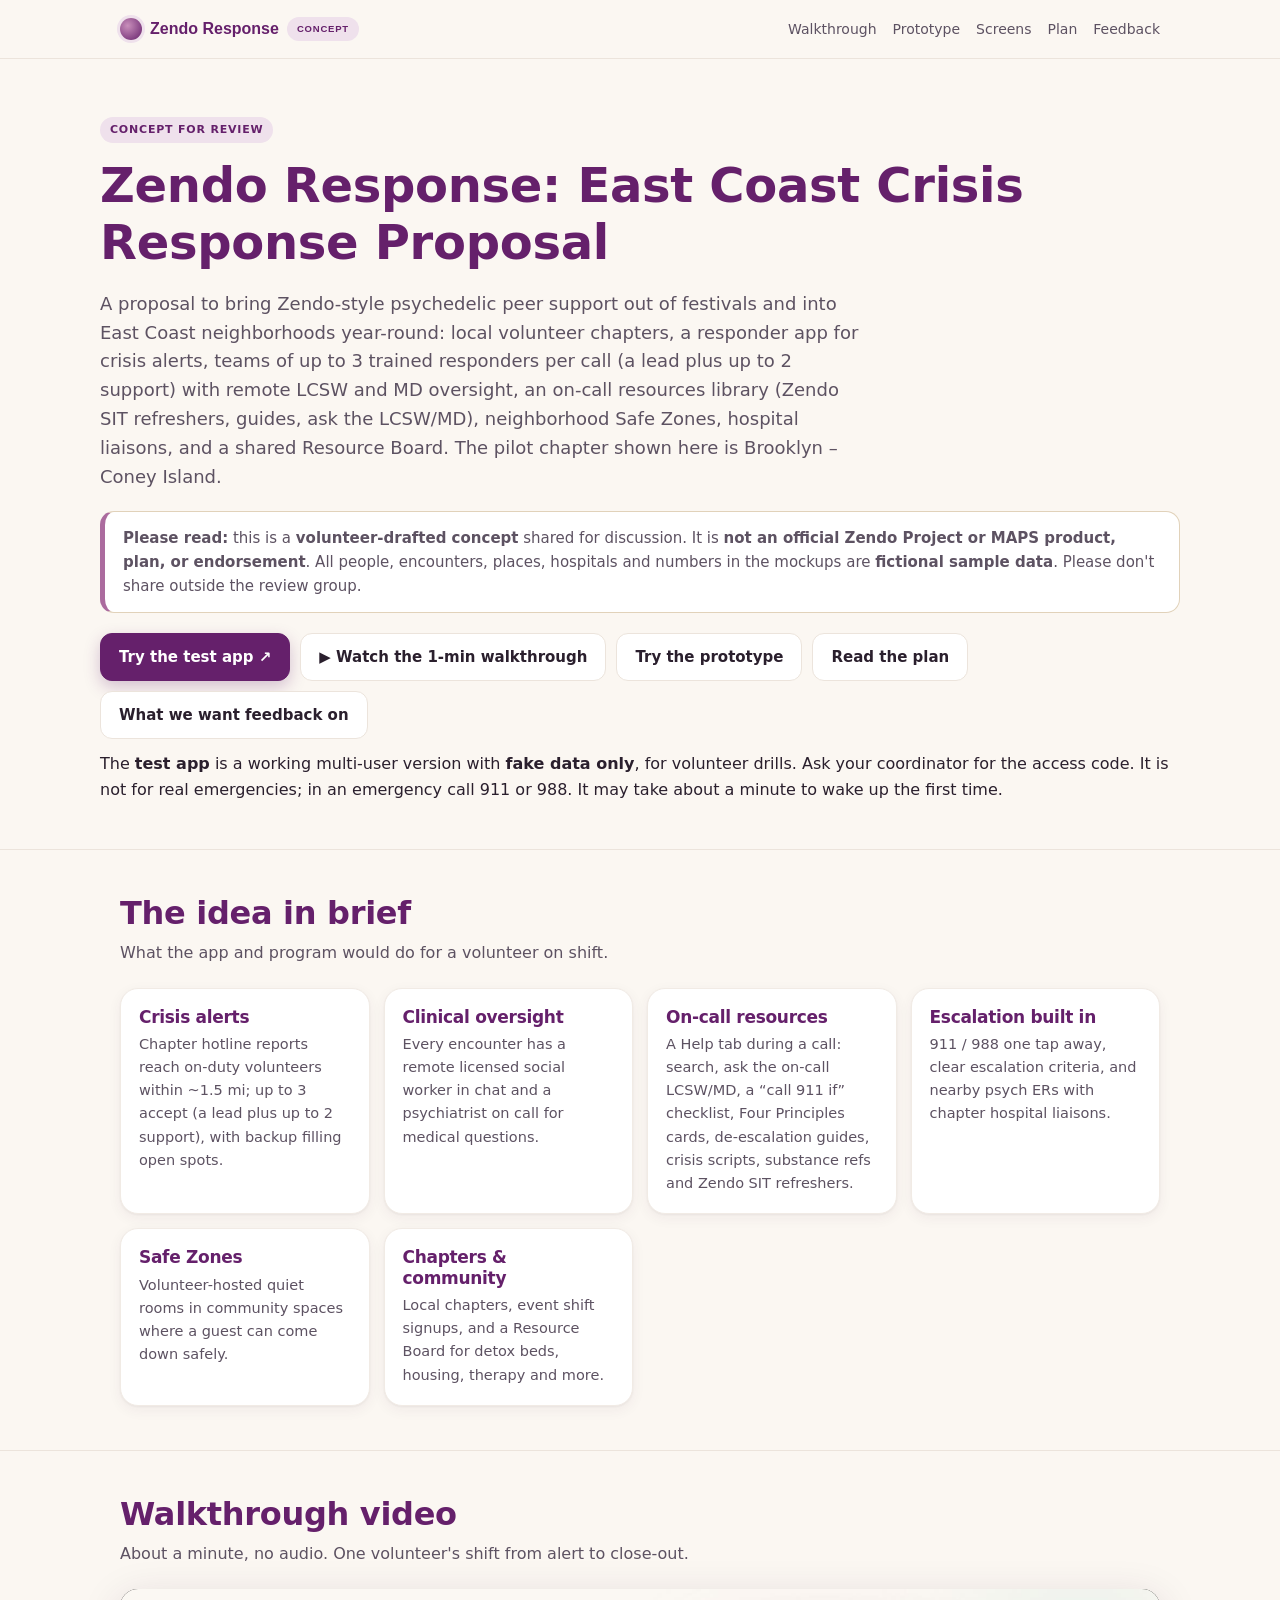
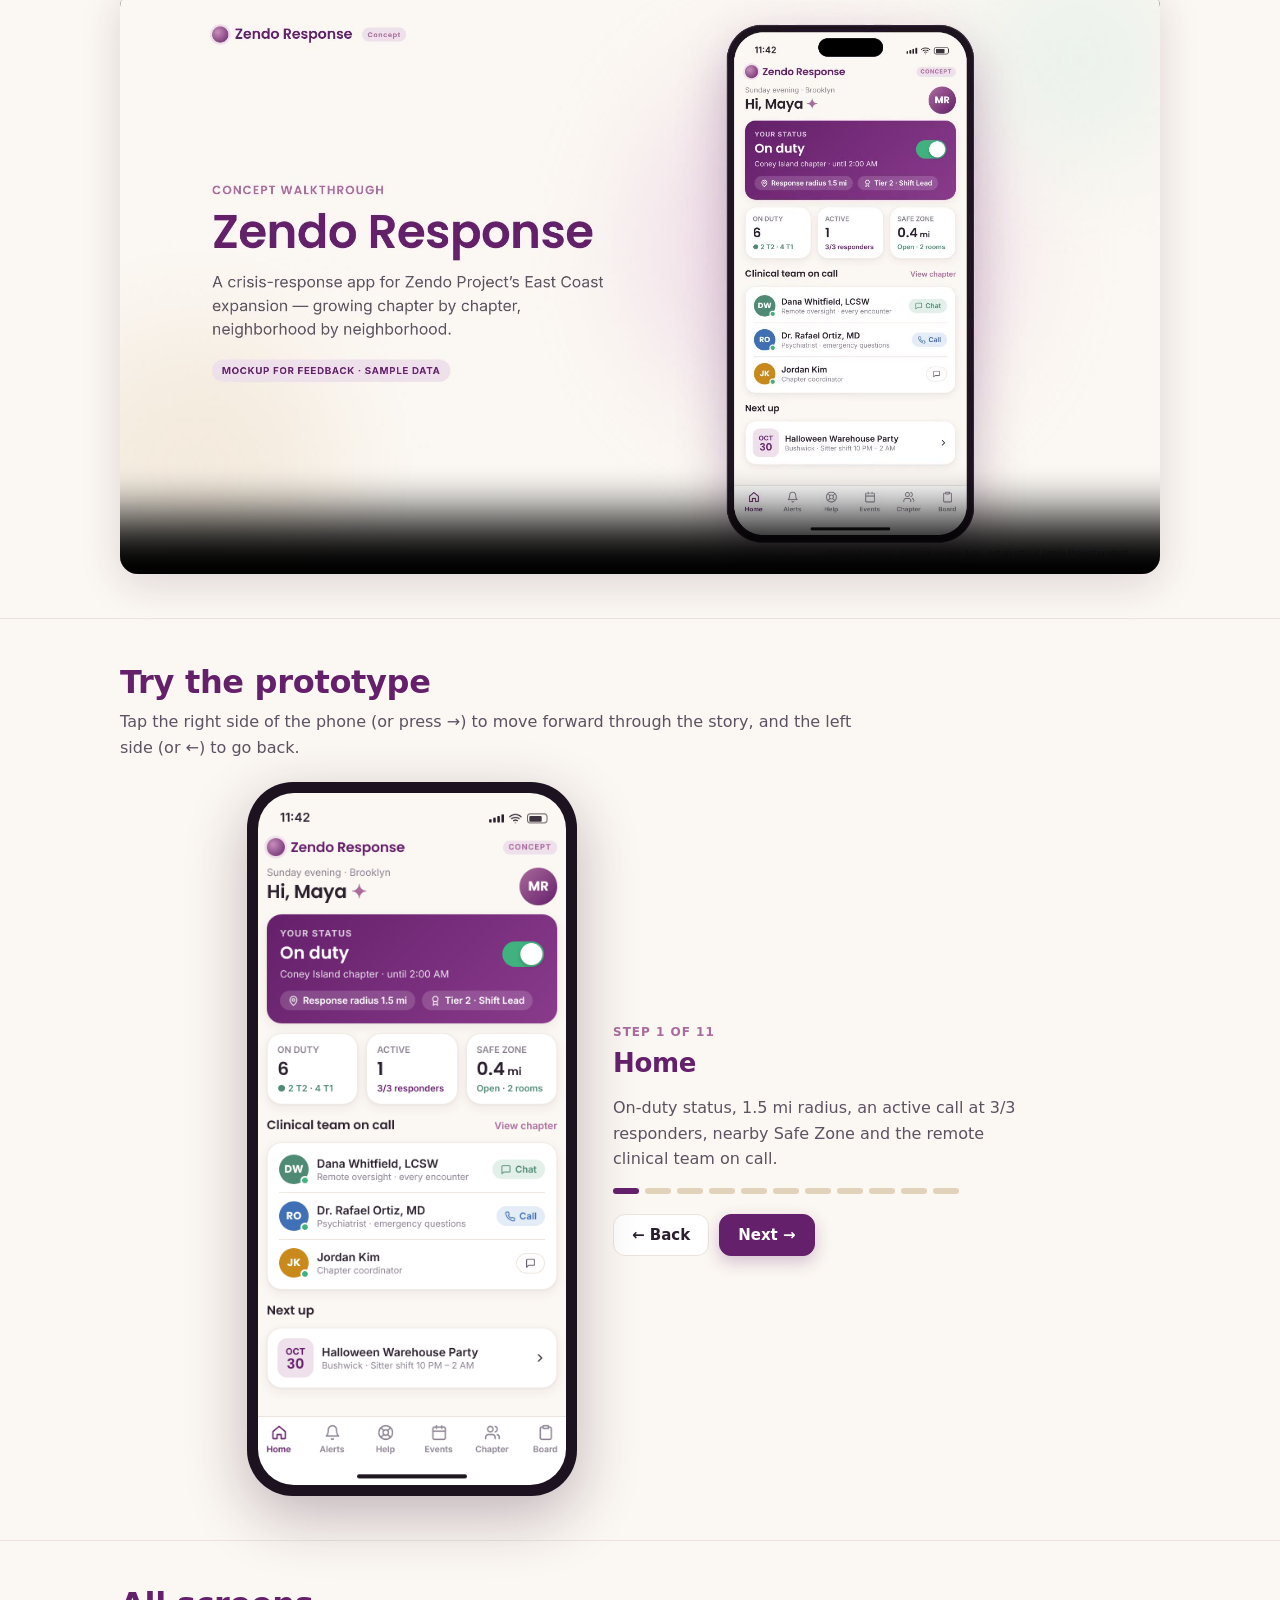
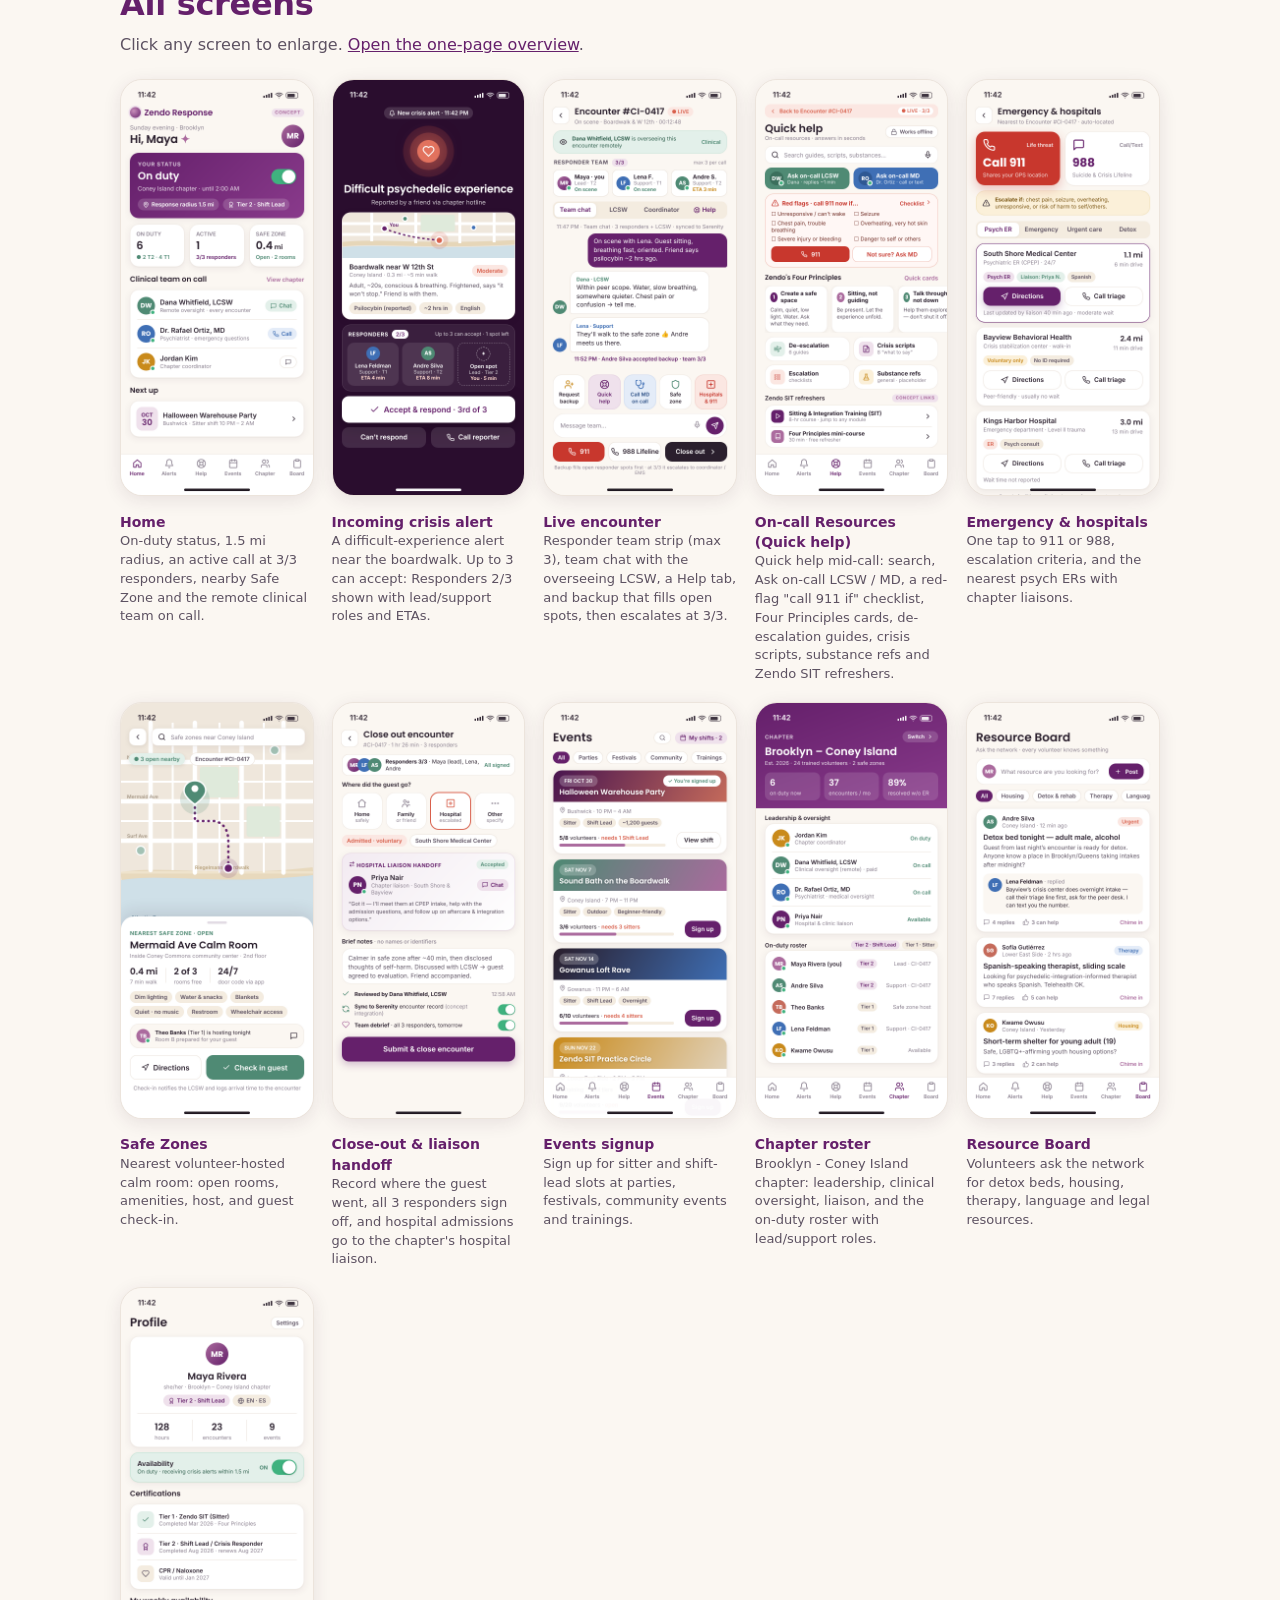
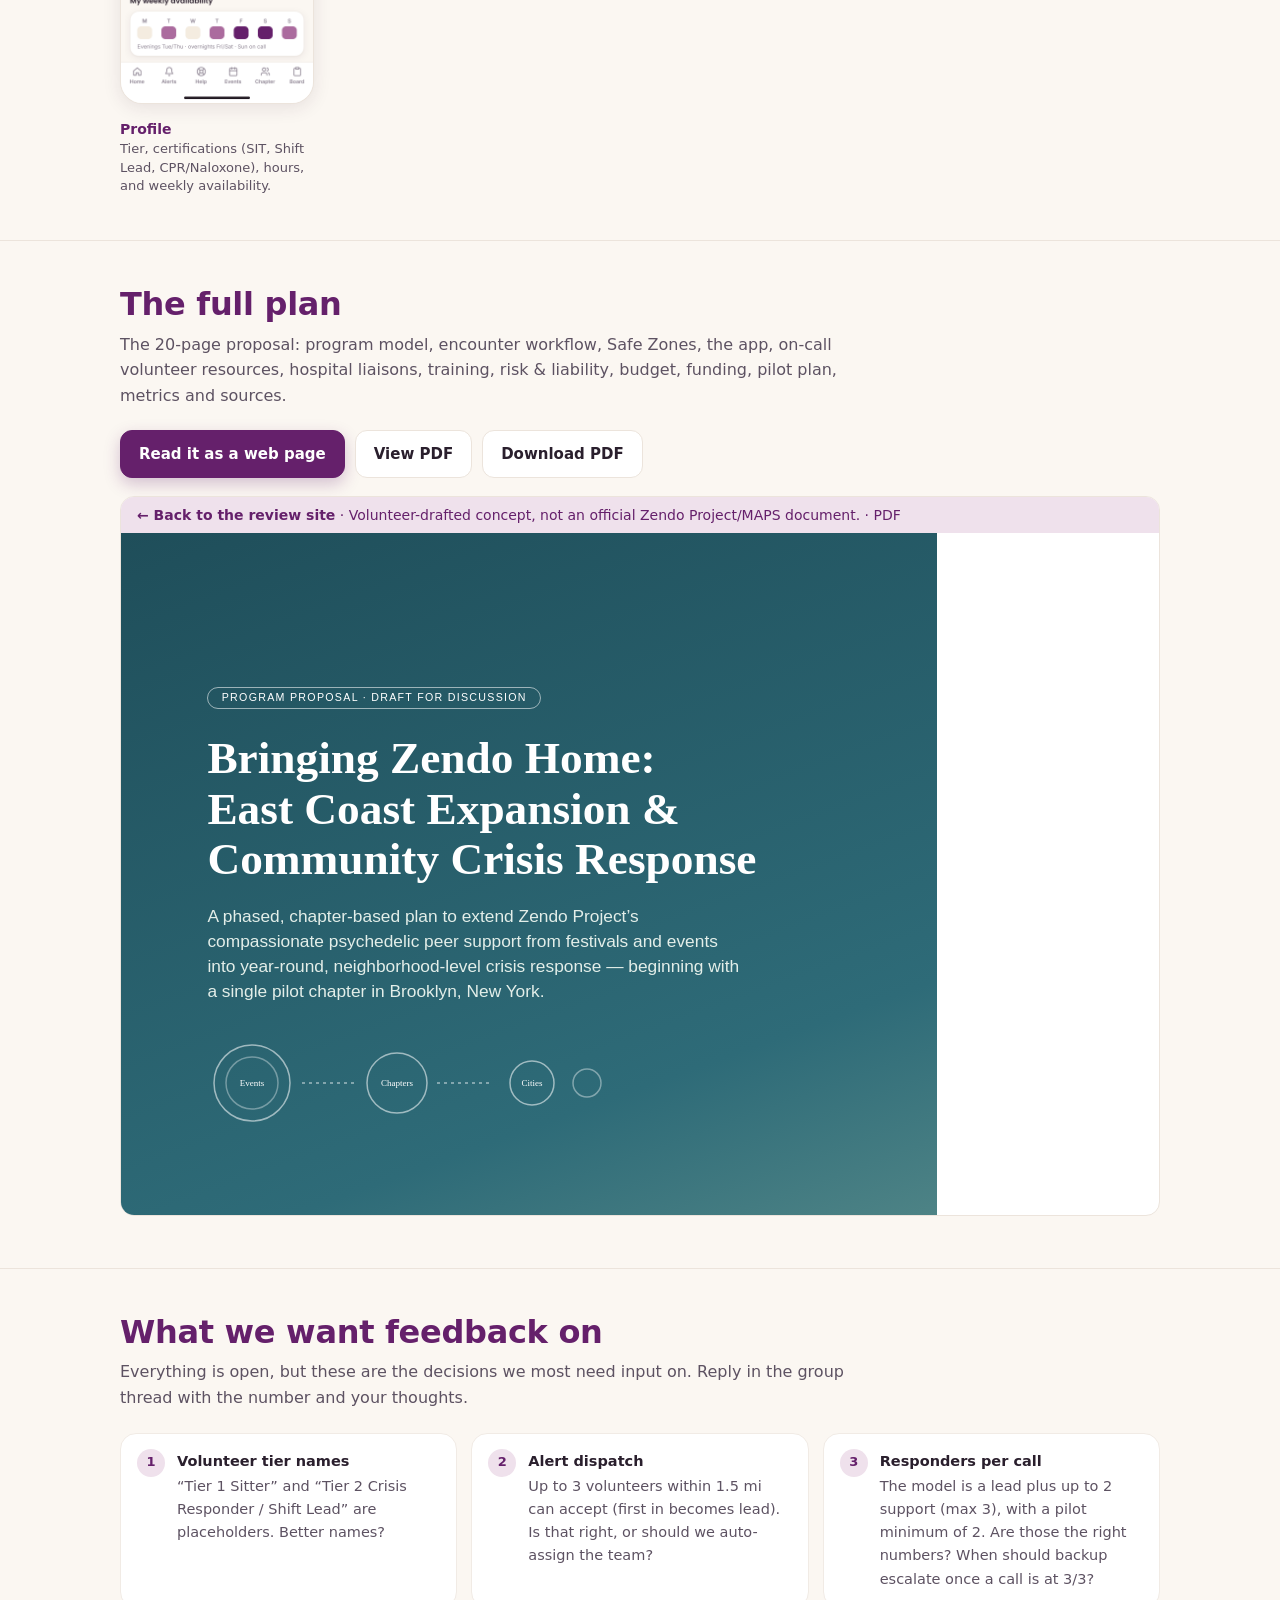
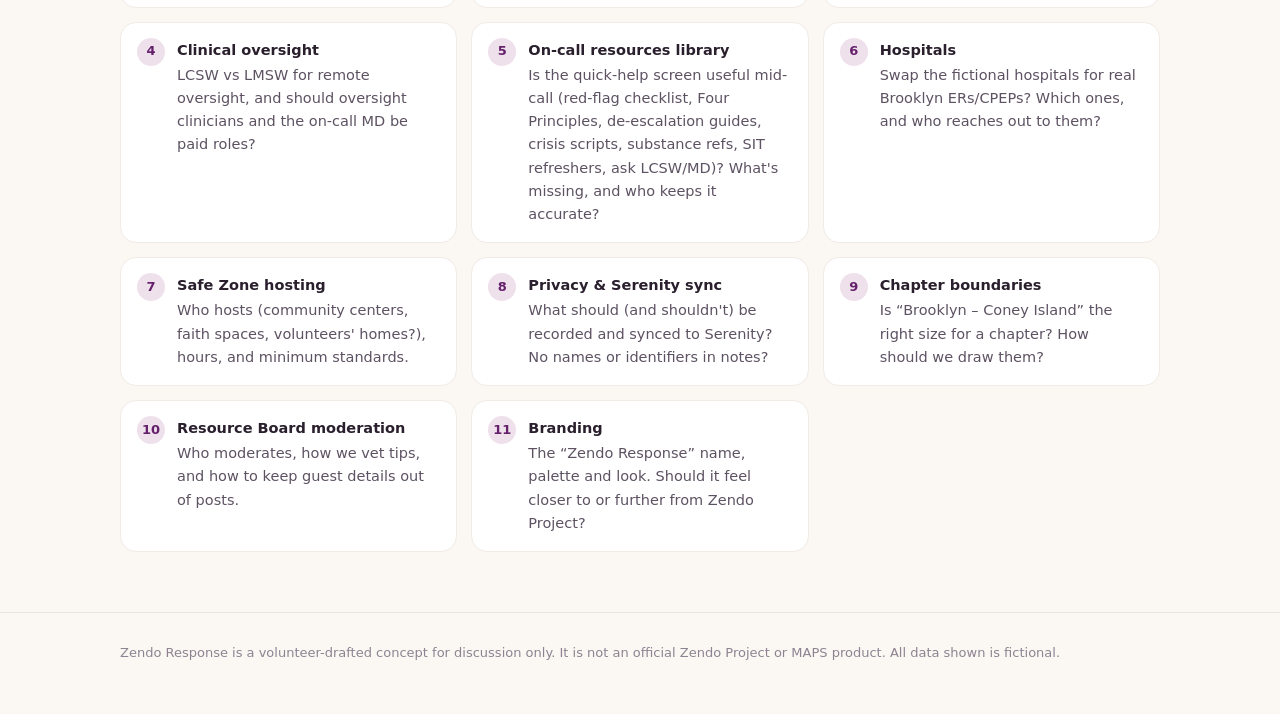
<file: index.html>
<!doctype html>
<html lang="en">
<head>
<meta charset="utf-8">
<meta name="viewport" content="width=device-width,initial-scale=1">
<meta name="robots" content="noindex, nofollow">
<title>Zendo Response: East Coast Crisis Response Proposal (Concept for review)</title>
<meta name="description" content="Volunteer-drafted concept for review. Not an official Zendo Project / MAPS product.">
<meta name="theme-color" content="#65206b">
<link rel="stylesheet" href="style.css">
</head>
<body>
<header class="top"><div class="wrap">
  <a class="brand" href="#top"><span class="dot"></span>Zendo Response <span class="pill" style="font-size:9.5px">Concept</span></a>
  <nav><a href="#video">Walkthrough</a><a href="#prototype">Prototype</a><a href="#screens">Screens</a><a href="#plan">Plan</a><a href="#feedback">Feedback</a></nav>
</div></header>

<main id="top">
<div class="wrap hero">
  <span class="pill">Concept for review</span>
  <h1>Zendo Response: East Coast Crisis Response Proposal</h1>
  <p class="lead">A proposal to bring Zendo-style psychedelic peer support out of festivals and into East Coast neighborhoods year-round: local volunteer chapters, a responder app for crisis alerts, teams of up to 3 trained responders per call (a lead plus up to 2 support) with remote LCSW and MD oversight, an on-call resources library (Zendo SIT refreshers, guides, ask the LCSW/MD), neighborhood Safe Zones, hospital liaisons, and a shared Resource Board. The pilot chapter shown here is Brooklyn &ndash; Coney Island.</p>
  <div class="disclaimer"><b>Please read:</b> this is a <b>volunteer-drafted concept</b> shared for discussion. It is <b>not an official Zendo Project or MAPS product, plan, or endorsement</b>. All people, encounters, places, hospitals and numbers in the mockups are <b>fictional sample data</b>. Please don't share outside the review group.</div>
  <div class="btns">
    <a class="btn primary" href="https://zendo-response-app.onrender.com" target="_blank" rel="noopener">Try the test app &#8599;</a>
    <a class="btn" href="#video">&#9654; Watch the 1-min walkthrough</a>
    <a class="btn" href="#prototype">Try the prototype</a>
    <a class="btn" href="plan/">Read the plan</a>
    <a class="btn" href="#feedback">What we want feedback on</a>
  </div>
  <p class="sub" style="margin-top:12px">The <b>test app</b> is a working multi-user version with <b>fake data only</b>, for volunteer drills. Ask your coordinator for the access code. It is not for real emergencies; in an emergency call 911 or 988. It may take about a minute to wake up the first time.</p>
</div>

<section id="overview"><div class="wrap">
  <h2>The idea in brief</h2>
  <p class="sub">What the app and program would do for a volunteer on shift.</p>
  <div class="cards">
    <div class="card"><h3>Crisis alerts</h3><p>Chapter hotline reports reach on-duty volunteers within ~1.5 mi; up to 3 accept (a lead plus up to 2 support), with backup filling open spots.</p></div>
    <div class="card"><h3>Clinical oversight</h3><p>Every encounter has a remote licensed social worker in chat and a psychiatrist on call for medical questions.</p></div>
    <div class="card"><h3>On-call resources</h3><p>A Help tab during a call: search, ask the on-call LCSW/MD, a &ldquo;call 911 if&rdquo; checklist, Four Principles cards, de-escalation guides, crisis scripts, substance refs and Zendo SIT refreshers.</p></div>
    <div class="card"><h3>Escalation built in</h3><p>911 / 988 one tap away, clear escalation criteria, and nearby psych ERs with chapter hospital liaisons.</p></div>
    <div class="card"><h3>Safe Zones</h3><p>Volunteer-hosted quiet rooms in community spaces where a guest can come down safely.</p></div>
    <div class="card"><h3>Chapters &amp; community</h3><p>Local chapters, event shift signups, and a Resource Board for detox beds, housing, therapy and more.</p></div>
  </div>
</div></section>

<section id="video"><div class="wrap">
  <h2>Walkthrough video</h2>
  <p class="sub">About a minute, no audio. One volunteer's shift from alert to close-out.</p>
  <video class="video" controls playsinline preload="metadata" poster="media/poster.jpg">
    <source src="media/walkthrough.mp4" type="video/mp4">
    Your browser can't play this video. <a href="media/walkthrough.mp4">Download it</a>.
  </video>
</div></section>

<section id="prototype"><div class="wrap">
  <h2>Try the prototype</h2>
  <p class="sub">Tap the right side of the phone (or press &rarr;) to move forward through the story, and the left side (or &larr;) to go back.</p>
  <div class="proto">
    <div class="phone"><img id="pImg" alt=""><div class="tap l" id="pPrev" title="Back"></div><div class="tap r" id="pNext" title="Next"></div></div>
    <div class="proto-side">
      <div class="step" id="pStep"></div>
      <h3 id="pTitle"></h3>
      <p id="pCap" style="color:var(--ink2)"></p>
      <div class="dots" id="pDots"></div>
      <div class="btns"><button class="btn" id="bPrev">&larr; Back</button><button class="btn primary" id="bNext">Next &rarr;</button></div>
    </div>
  </div>
</div></section>

<section id="screens"><div class="wrap">
  <h2>All screens</h2>
  <p class="sub">Click any screen to enlarge. <a href="media/overview.png" target="_blank">Open the one-page overview</a>.</p>
  <div class="gallery" id="gallery"></div>
</div></section>

<section id="plan"><div class="wrap">
  <h2>The full plan</h2>
  <p class="sub">The 20-page proposal: program model, encounter workflow, Safe Zones, the app, on-call volunteer resources, hospital liaisons, training, risk &amp; liability, budget, funding, pilot plan, metrics and sources.</p>
  <div class="btns" style="margin:0 0 18px">
    <a class="btn primary" href="plan/">Read it as a web page</a>
    <a class="btn" href="plan/Zendo_East_Coast_Crisis_Response_Plan.pdf" target="_blank">View PDF</a>
    <a class="btn" href="plan/Zendo_East_Coast_Crisis_Response_Plan.pdf" download>Download PDF</a>
  </div>
  <iframe class="plan-embed" src="plan/" title="Plan (web version)" loading="lazy"></iframe>
</div></section>

<section id="feedback"><div class="wrap">
  <h2>What we want feedback on</h2>
  <p class="sub">Everything is open, but these are the decisions we most need input on. Reply in the group thread with the number and your thoughts.</p>
  <ol class="fb">
    <li><b>Volunteer tier names</b>&ldquo;Tier 1 Sitter&rdquo; and &ldquo;Tier 2 Crisis Responder / Shift Lead&rdquo; are placeholders. Better names?</li>
    <li><b>Alert dispatch</b>Up to 3 volunteers within 1.5 mi can accept (first in becomes lead). Is that right, or should we auto-assign the team?</li>
    <li><b>Responders per call</b>The model is a lead plus up to 2 support (max 3), with a pilot minimum of 2. Are those the right numbers? When should backup escalate once a call is at 3/3?</li>
    <li><b>Clinical oversight</b>LCSW vs LMSW for remote oversight, and should oversight clinicians and the on-call MD be paid roles?</li>
    <li><b>On-call resources library</b>Is the quick-help screen useful mid-call (red-flag checklist, Four Principles, de-escalation guides, crisis scripts, substance refs, SIT refreshers, ask LCSW/MD)? What's missing, and who keeps it accurate?</li>
    <li><b>Hospitals</b>Swap the fictional hospitals for real Brooklyn ERs/CPEPs? Which ones, and who reaches out to them?</li>
    <li><b>Safe Zone hosting</b>Who hosts (community centers, faith spaces, volunteers' homes?), hours, and minimum standards.</li>
    <li><b>Privacy &amp; Serenity sync</b>What should (and shouldn't) be recorded and synced to Serenity? No names or identifiers in notes?</li>
    <li><b>Chapter boundaries</b>Is &ldquo;Brooklyn &ndash; Coney Island&rdquo; the right size for a chapter? How should we draw them?</li>
    <li><b>Resource Board moderation</b>Who moderates, how we vet tips, and how to keep guest details out of posts.</li>
    <li><b>Branding</b>The &ldquo;Zendo Response&rdquo; name, palette and look. Should it feel closer to or further from Zendo Project?</li>
  </ol>
</div></section>
</main>

<footer><div class="wrap">Zendo Response is a volunteer-drafted concept for discussion only. It is not an official Zendo Project or MAPS product. All data shown is fictional.</div></footer>

<div class="lb" id="lb" role="dialog" aria-modal="true">
  <button class="x" id="lbX" aria-label="Close">&times;</button>
  <button class="pv" id="lbP" aria-label="Previous">&#8249;</button>
  <figure><img id="lbImg" alt=""><figcaption id="lbCap"></figcaption></figure>
  <button class="nx" id="lbN" aria-label="Next">&#8250;</button>
</div>
<script src="screens.js"></script>
<script src="app.js"></script>
</body>
</html>
</file>
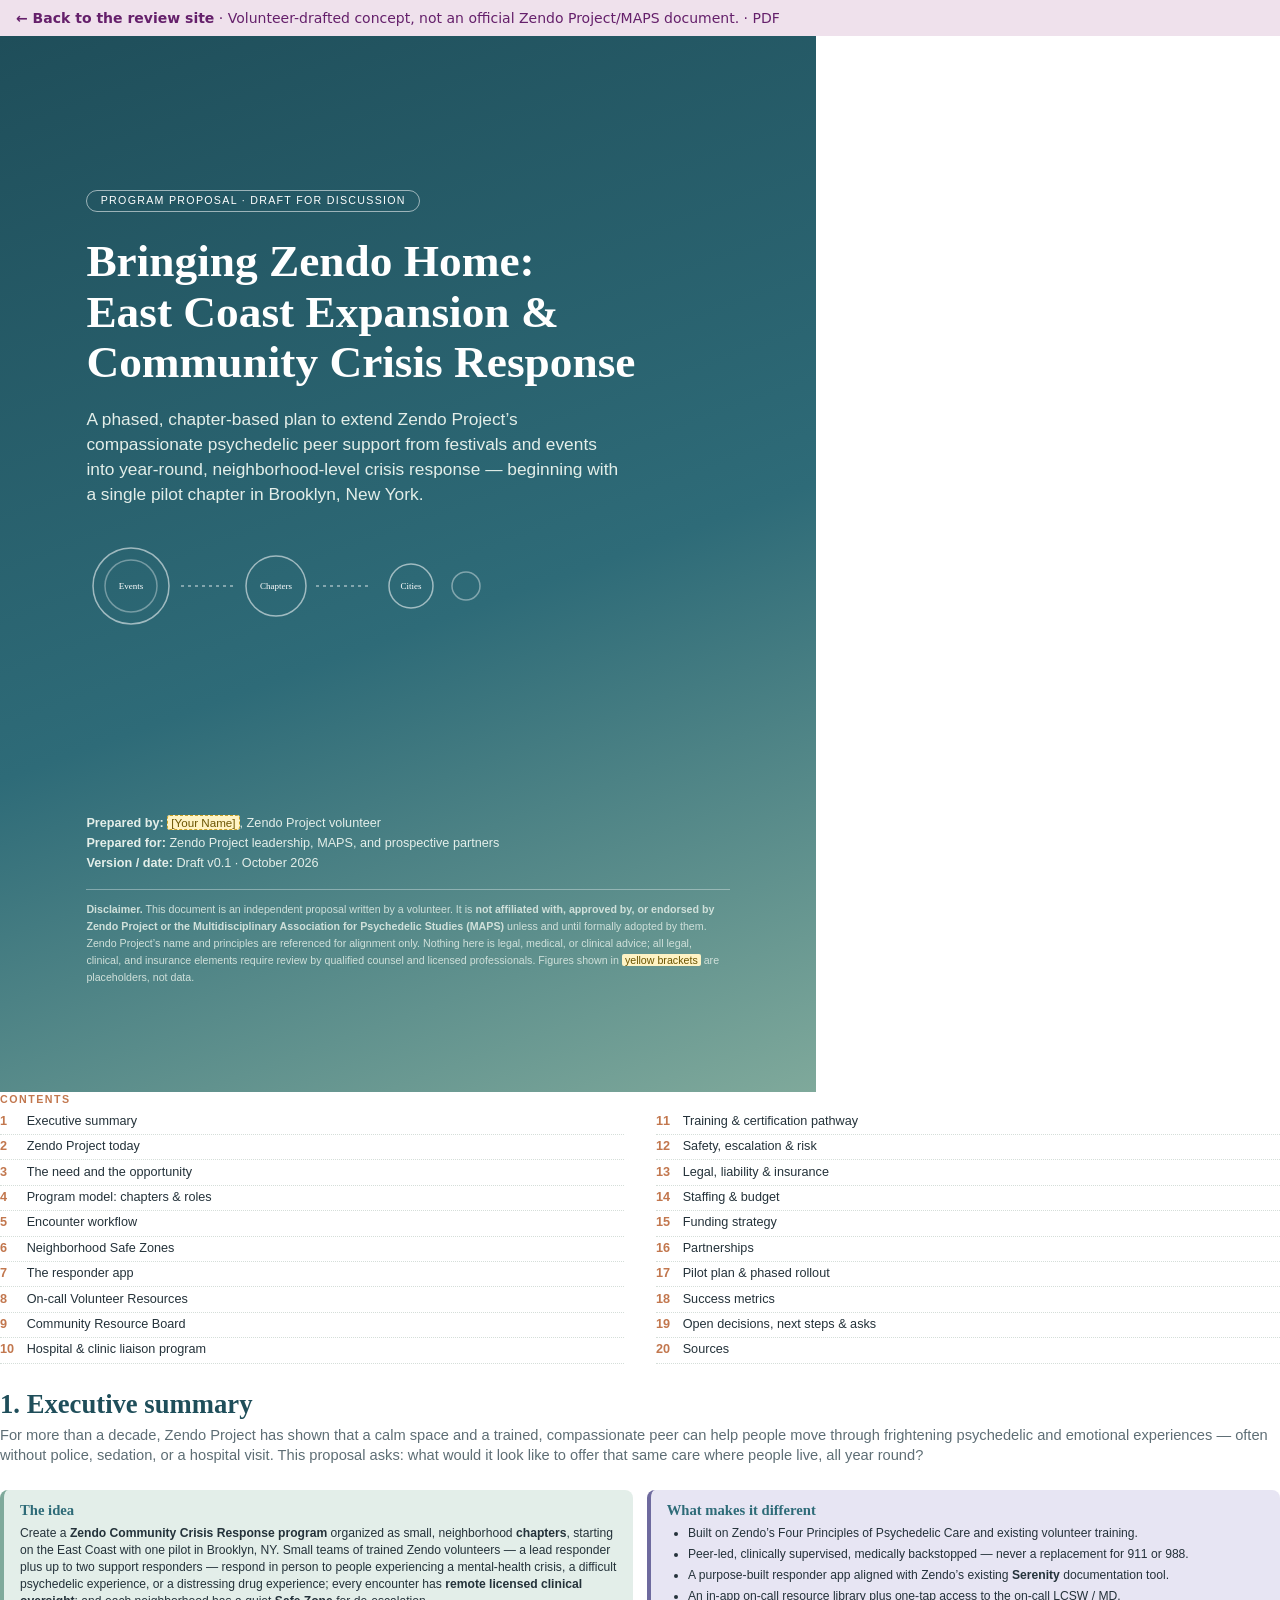
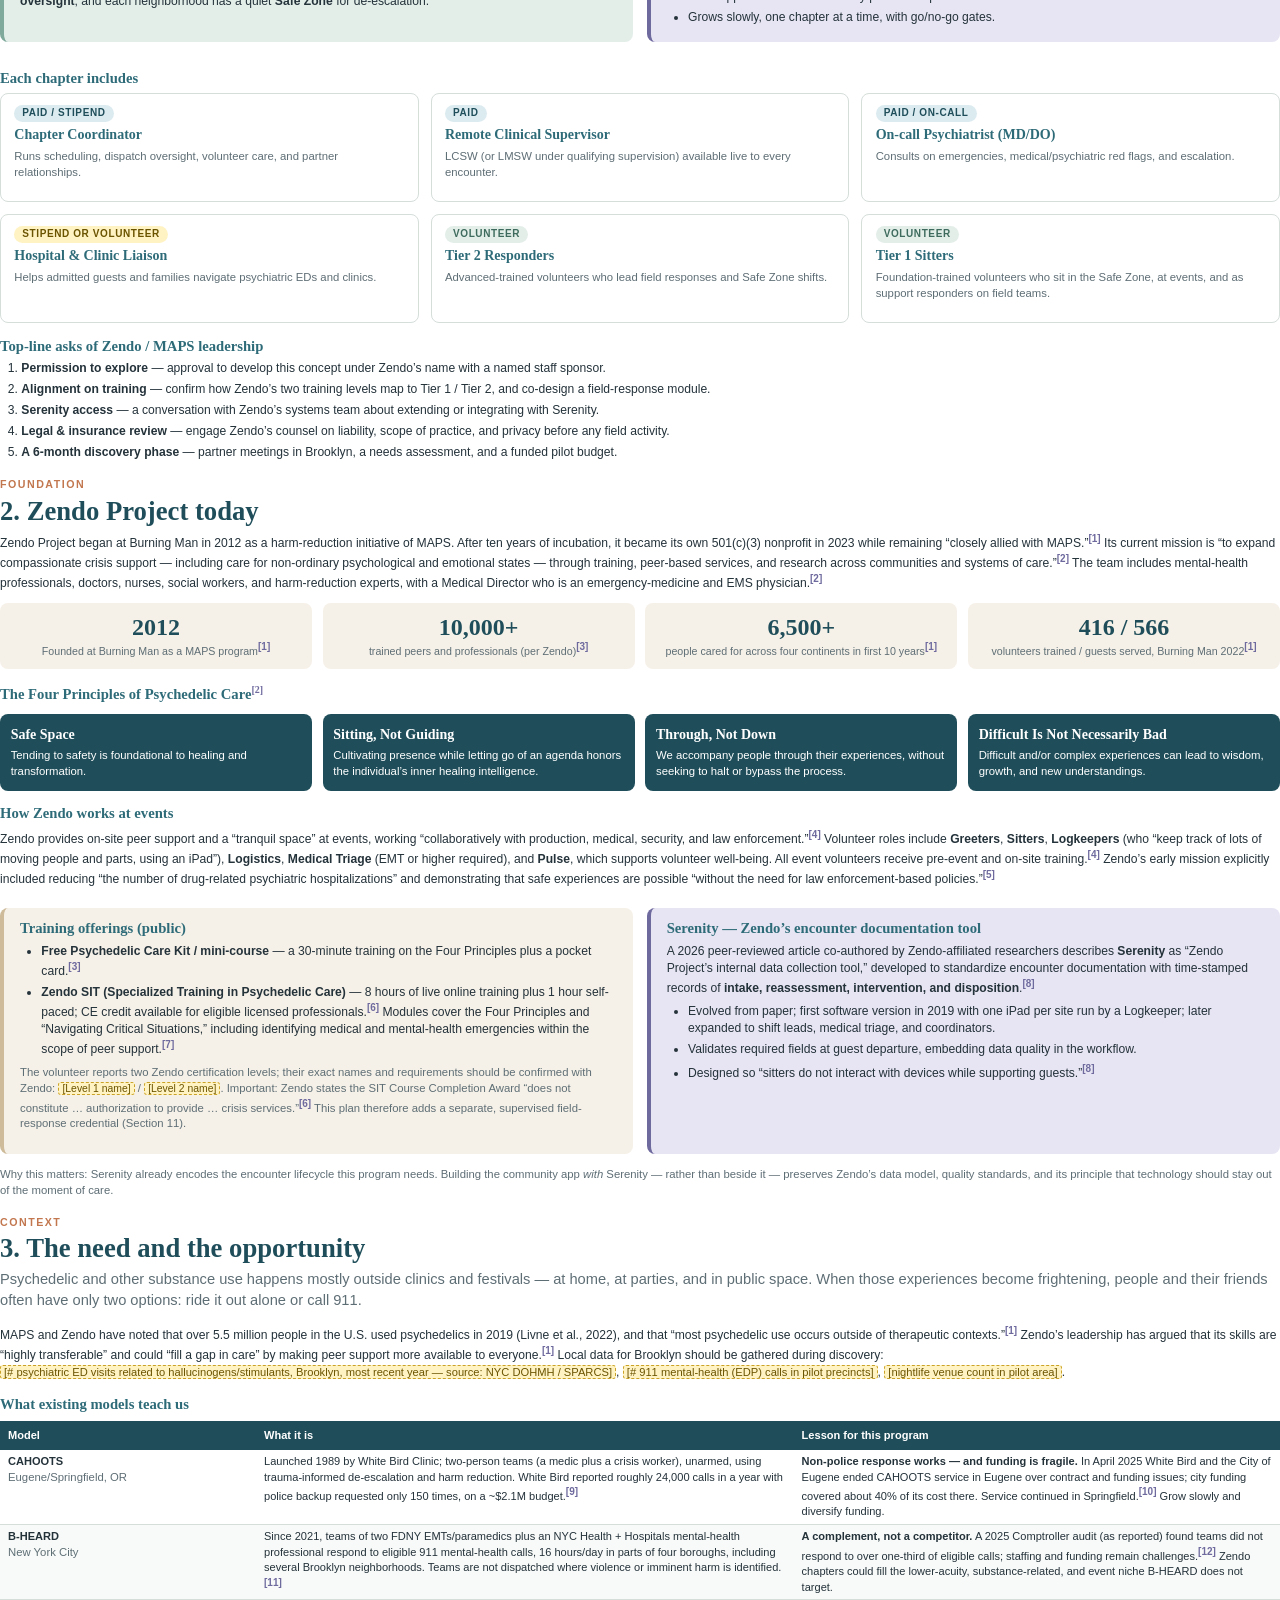
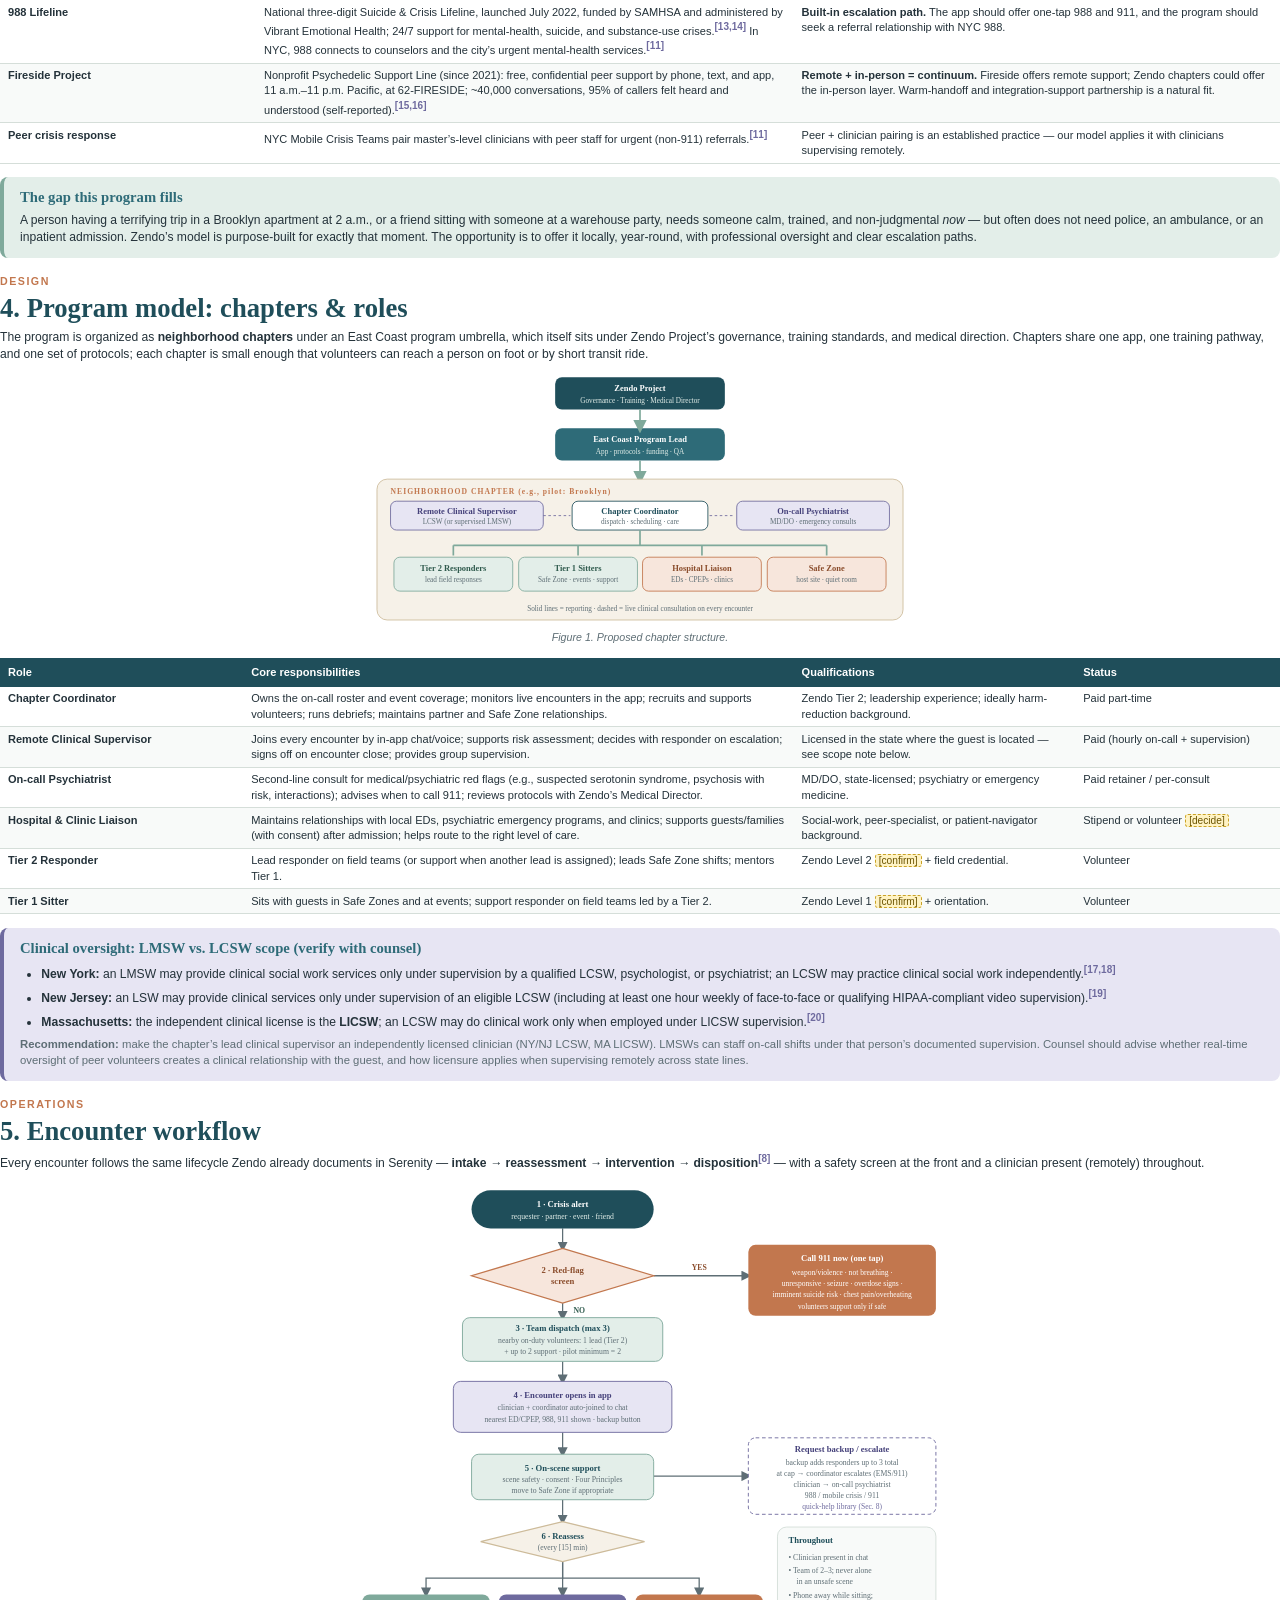
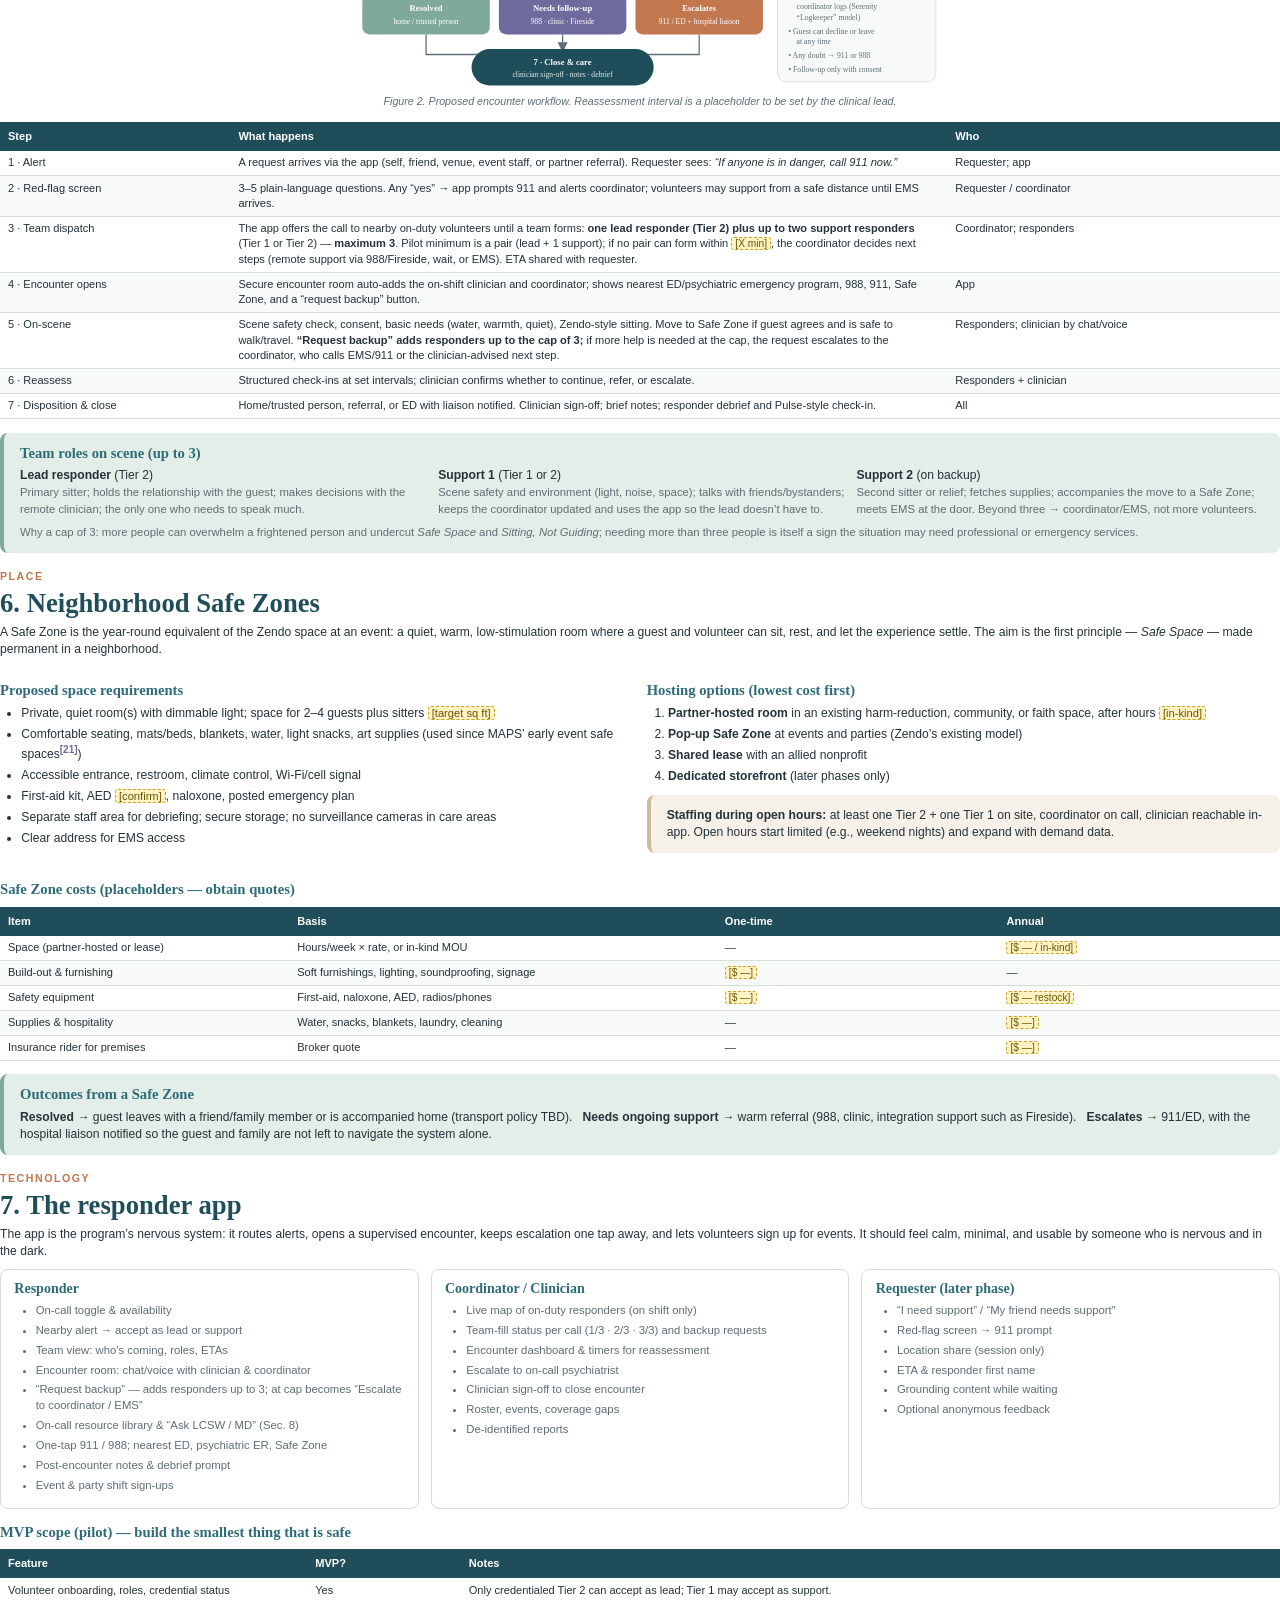
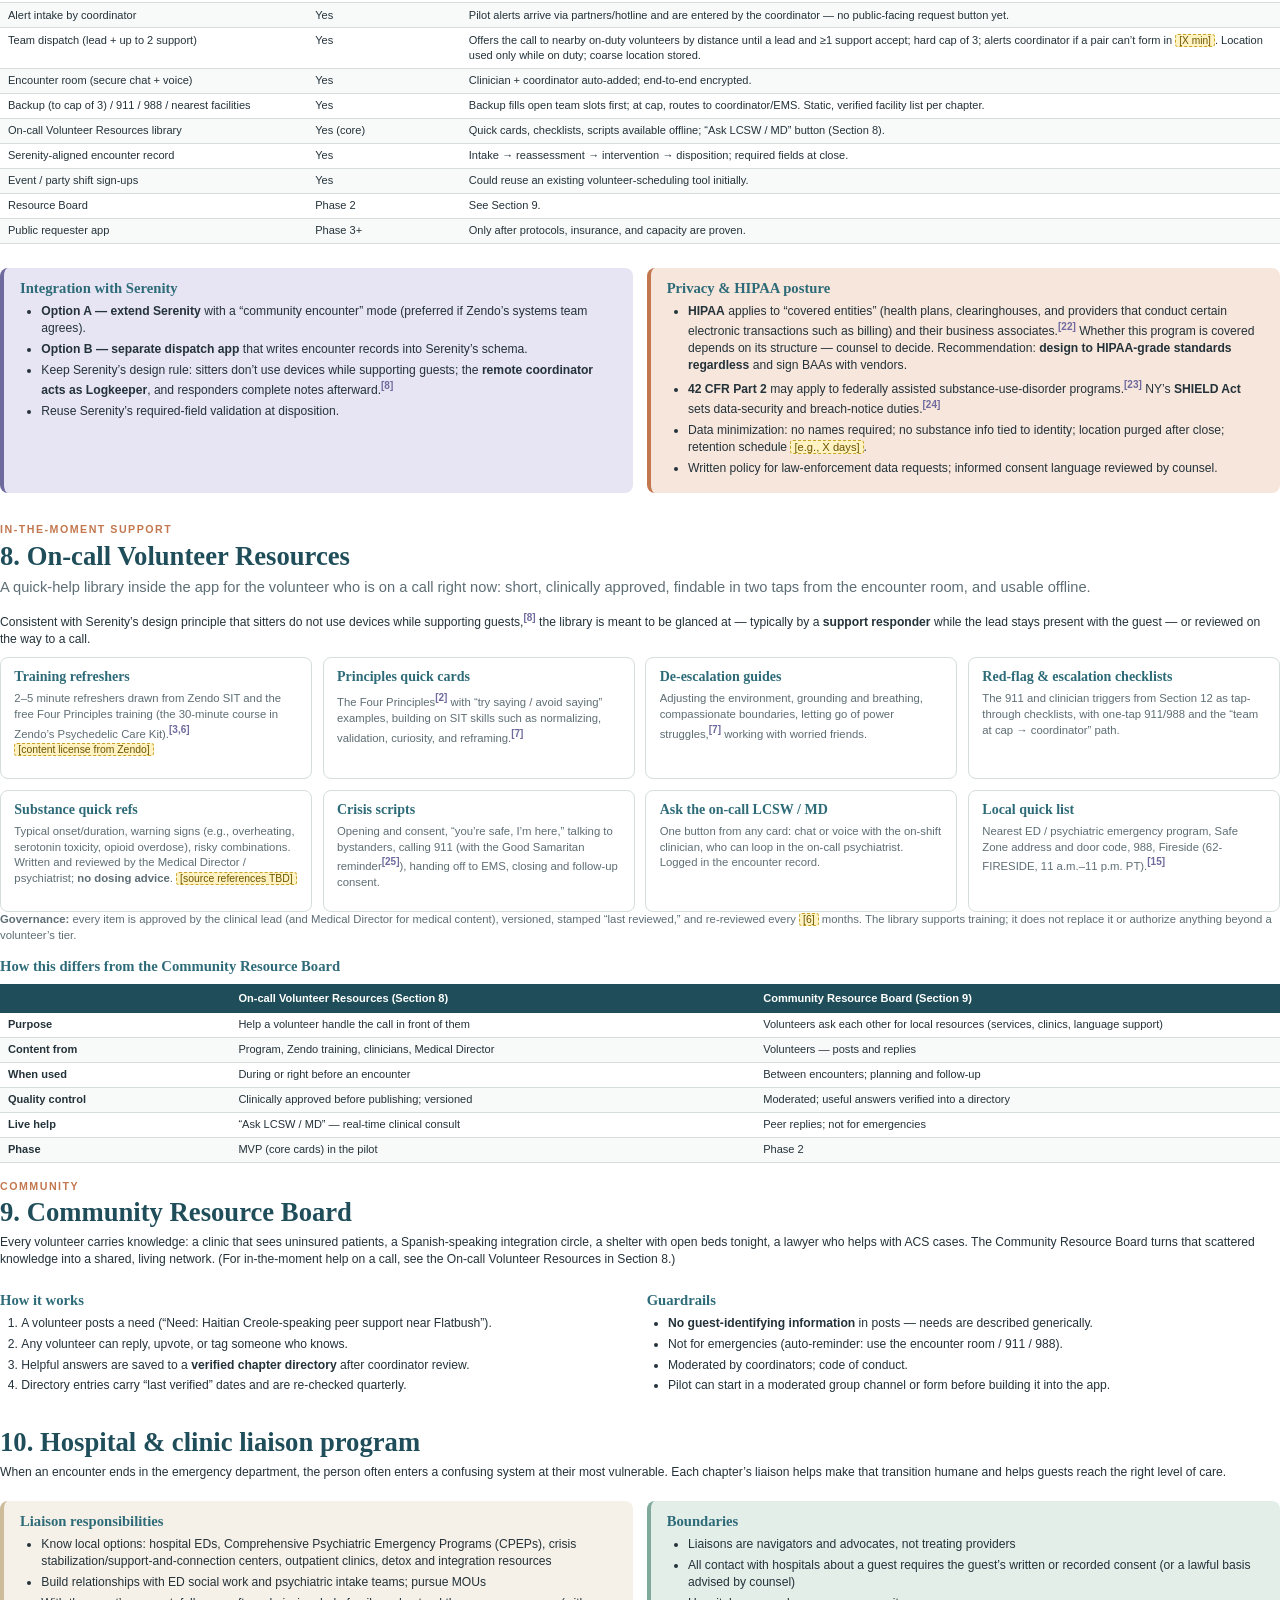
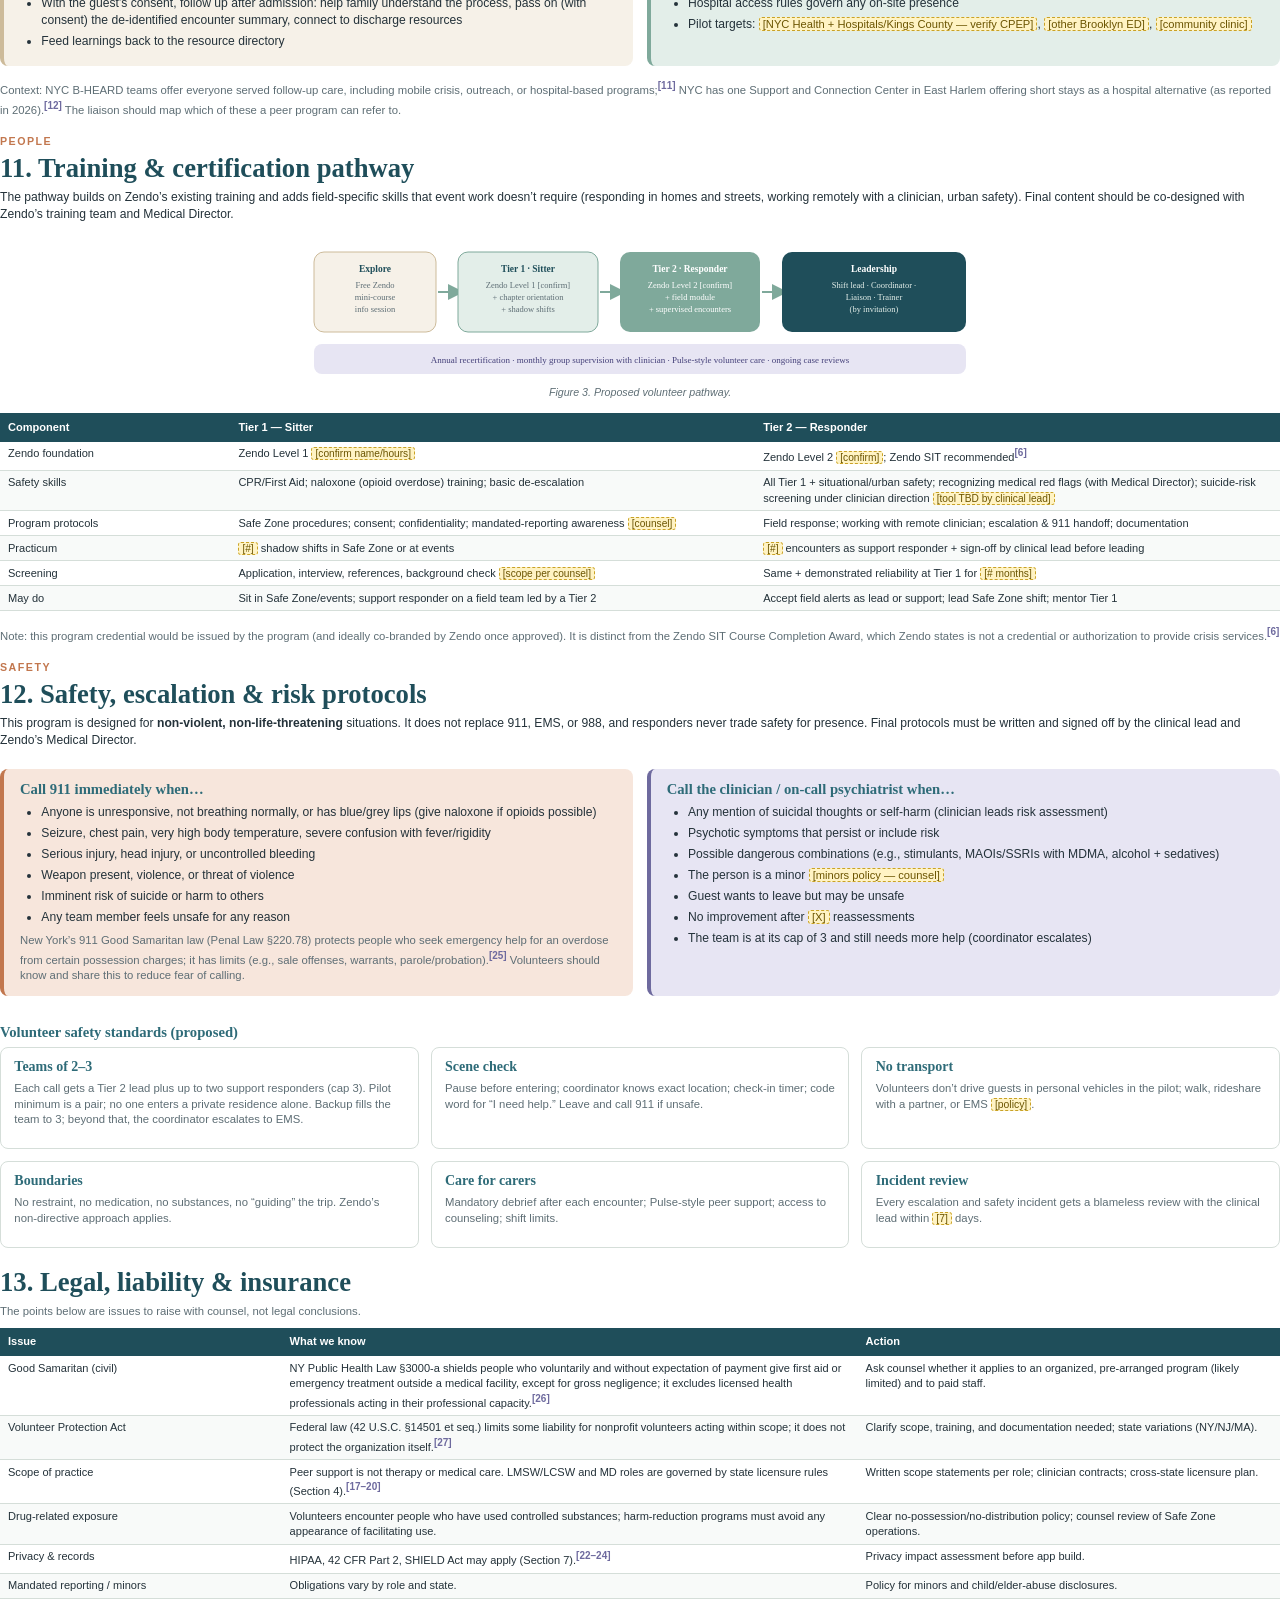
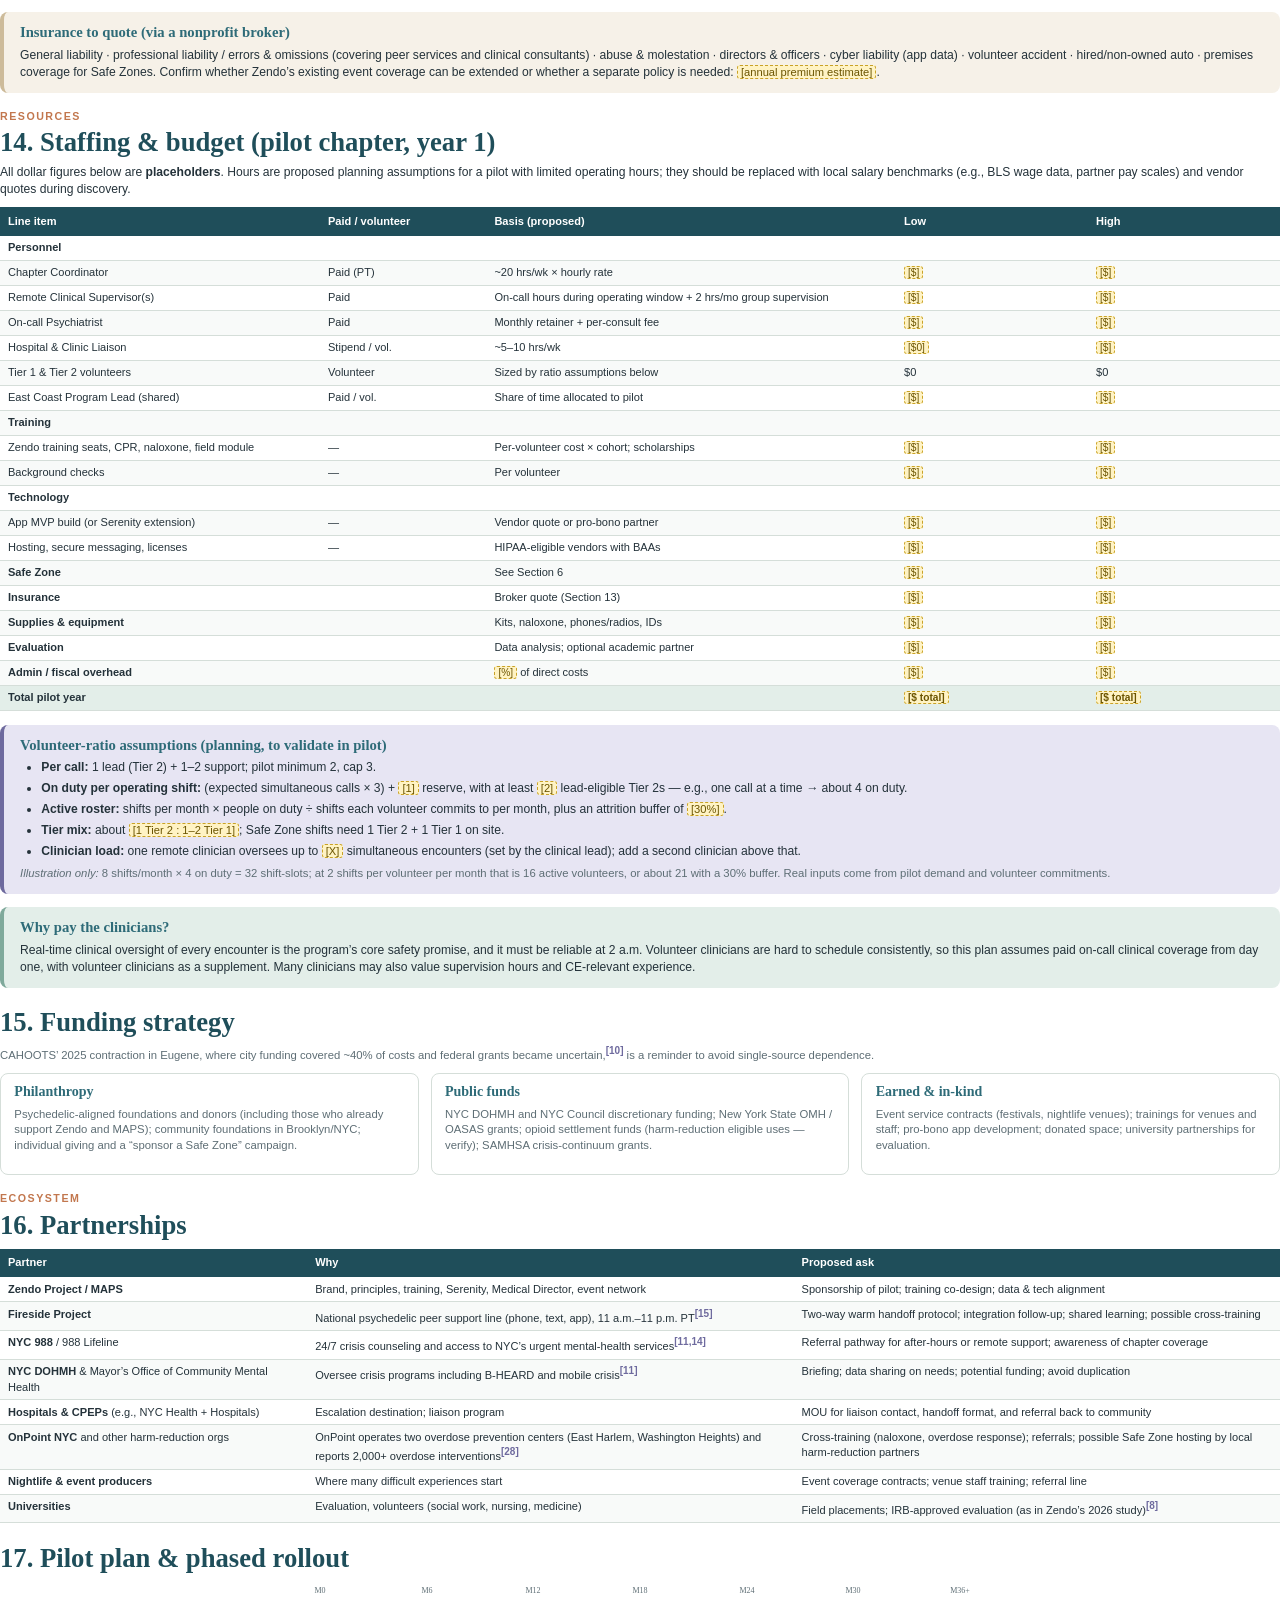
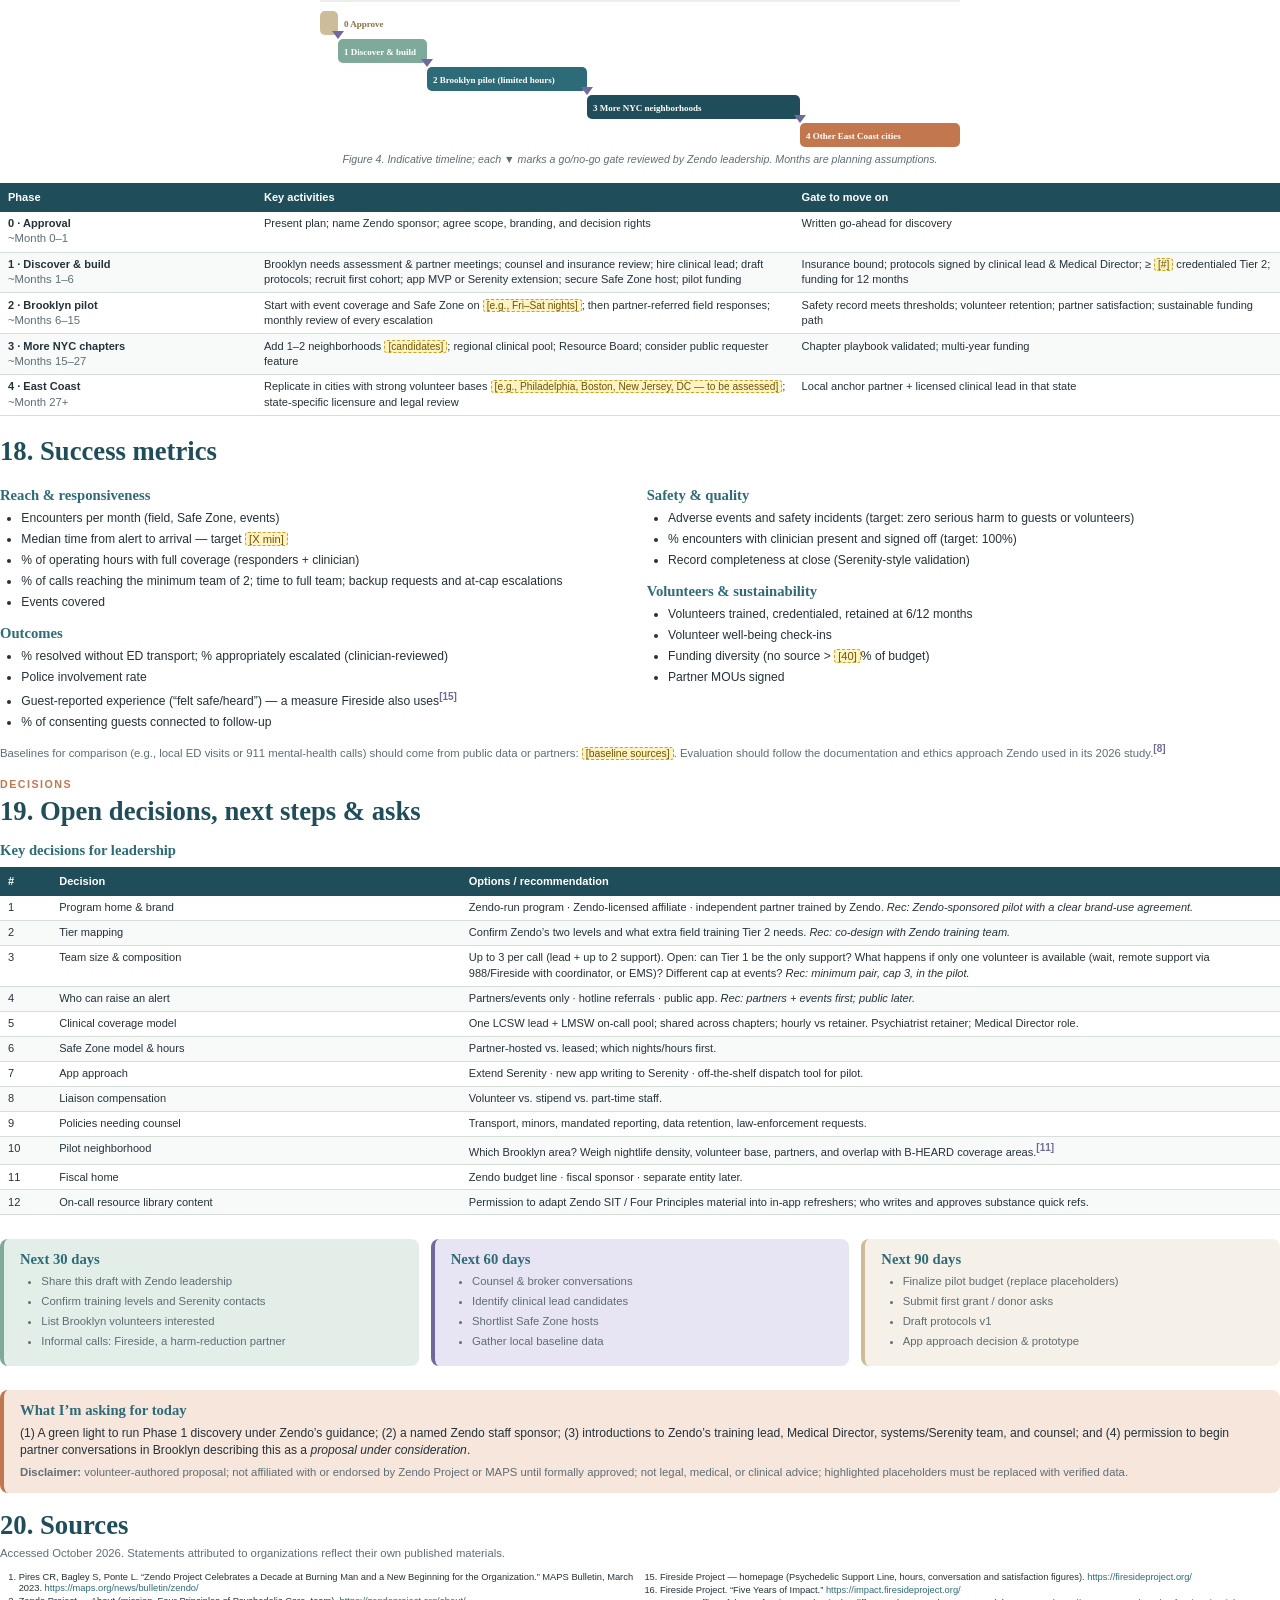
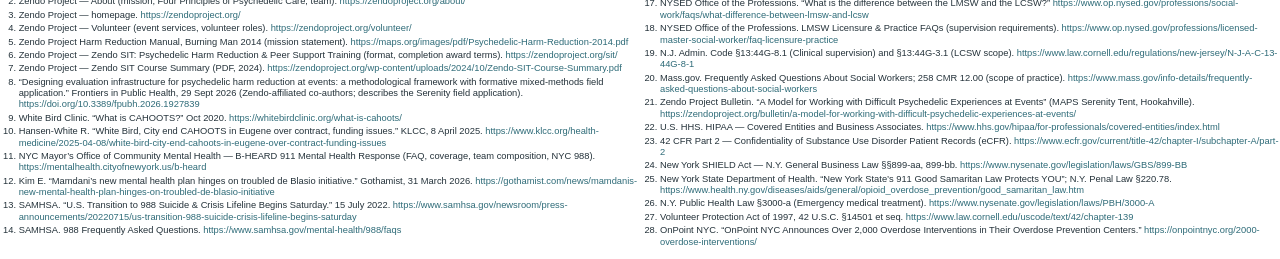
<file: plan/index.html>
<!DOCTYPE html><html lang="en"><head><meta charset="utf-8"><meta name="robots" content="noindex"><meta name="viewport" content="width=device-width,initial-scale=1"><title>Zendo Project — East Coast Expansion &amp; Community Crisis Response Program Plan (Proposal Draft)</title><style>
:root{--teal:#1F4E5A;--teal2:#2E6B78;--sage:#7FA99B;--sage-l:#E3EEE9;--sand:#F6F1E8;--lav:#E7E5F3;--lav-d:#6E6A9E;--terra:#C2774E;--terra-l:#F7E6DC;--ink:#24323A;--mute:#5E6E75;--line:#D5DED9}
@page{size:Letter;margin:0.55in 0.7in 0.65in 0.7in;
 @bottom-left{content:"Zendo East Coast & Community Crisis Response — Proposal Draft";font:8pt Inter;color:#7d8b90}
 @bottom-right{content:"Page " counter(page) " of " counter(pages);font:8pt Inter;color:#7d8b90}}
@page cover{margin:0;@bottom-left{content:none}@bottom-right{content:none}}
*{box-sizing:border-box}
html{-webkit-print-color-adjust:exact;print-color-adjust:exact}
body{font-family:Inter,"Open Sans",sans-serif;font-size:9.1pt;line-height:1.4;color:var(--ink);margin:0}
h1,h2,h3{font-family:Lora,Georgia,serif;color:var(--teal);line-height:1.2}
h1{font-size:20pt;margin:0 0 4pt;font-weight:600}
h2{font-size:13.5pt;margin:12pt 0 5pt;font-weight:600;border-bottom:1.5px solid var(--sage);padding-bottom:3pt}
h3{font-size:11pt;margin:11pt 0 4pt;color:var(--teal2);font-weight:600}
p{margin:0 0 7pt}
ul,ol{margin:0 0 8pt;padding-left:16pt} li{margin-bottom:3pt}
a{color:var(--teal2);text-decoration:none}
.section{break-before:auto;margin-top:12pt}
.pb{break-before:page;margin-top:0}
h1{break-after:avoid}h2,h3{break-after:avoid}
.kicker{font-size:8pt;letter-spacing:.14em;text-transform:uppercase;color:var(--terra);font-weight:700;margin-bottom:2pt}
.lead{font-size:11pt;color:var(--mute);margin-bottom:10pt}
.cite{font-size:7.5pt;color:var(--lav-d);vertical-align:super;font-weight:600}
.ph{background:#FFF3C4;border:1px dashed #C9A227;border-radius:3px;padding:0 3px;font-size:.92em;color:#6b5400;white-space:nowrap}
.box{border-radius:8px;padding:9pt 12pt;margin:8pt 0 10pt;break-inside:avoid}
.box h3{margin-top:0}
.b-sage{background:var(--sage-l);border-left:4px solid var(--sage)}
.b-lav{background:var(--lav);border-left:4px solid var(--lav-d)}
.b-terra{background:var(--terra-l);border-left:4px solid var(--terra)}
.b-sand{background:var(--sand);border-left:4px solid #CDBB9A}
.grid2{display:grid;grid-template-columns:1fr 1fr;gap:10pt}
.grid3{display:grid;grid-template-columns:1fr 1fr 1fr;gap:9pt}
.grid4{display:grid;grid-template-columns:1fr 1fr 1fr 1fr;gap:8pt}
.card{background:#fff;border:1px solid var(--line);border-radius:8px;padding:8pt 10pt;break-inside:avoid}
.card h3{margin-top:0;font-size:10.5pt}
.card .tag{display:inline-block;font-size:7.5pt;font-weight:700;letter-spacing:.06em;text-transform:uppercase;padding:1pt 6pt;border-radius:10pt;margin-bottom:4pt}
.paid{background:#DCEBF0;color:var(--teal)} .vol{background:var(--sage-l);color:#3E6B5D} .tbd{background:#FFF3C4;color:#6b5400}
table{width:100%;border-collapse:collapse;margin:6pt 0 10pt;font-size:8.3pt;break-inside:auto}
th{background:var(--teal);color:#fff;text-align:left;padding:5pt 6pt;font-weight:600}
td{padding:3.2pt 6pt;border-bottom:1px solid var(--line);vertical-align:top}
tr:nth-child(even) td{background:#F8FAF9}
tr{break-inside:avoid}
.small{font-size:8.5pt;color:var(--mute)}
.stat{background:var(--sand);border-radius:8px;padding:8pt;text-align:center;break-inside:avoid}
.stat .n{font-family:Lora,serif;font-size:18pt;color:var(--teal);font-weight:600;line-height:1.1}
.stat .l{font-size:8pt;color:var(--mute)}
.principles{display:grid;grid-template-columns:repeat(4,1fr);gap:8pt;margin:8pt 0}
.principles div{background:var(--teal);color:#fff;border-radius:8px;padding:8pt;font-size:8.5pt;break-inside:avoid}
.principles b{display:block;font-family:Lora,serif;font-size:10.5pt;margin-bottom:3pt;color:#fff}
svg{display:block;margin:4pt auto}
.fig{font-size:8pt;color:var(--mute);text-align:center;margin:-2pt 0 10pt;font-style:italic}
.toc{columns:2;column-gap:24pt;font-size:9.5pt}
.toc div{padding:2.5pt 0;border-bottom:1px dotted var(--line);break-inside:avoid}
.toc span{color:var(--terra);font-weight:700;display:inline-block;width:20pt}
.refs{font-size:8pt;line-height:1.4} .refs li{margin-bottom:3pt;word-break:break-word}
.nobreak{break-inside:avoid}
/* cover */
.cover{page:cover;height:11in;width:8.5in;position:relative;background:linear-gradient(160deg,#1F4E5A 0%,#2E6B78 55%,#7FA99B 100%);color:#fff;overflow:hidden}
.cover .inner{position:absolute;left:0.9in;right:0.9in;top:1.6in}
.cover h1{color:#fff;font-size:34pt;line-height:1.12;margin-bottom:14pt}
.cover .sub{font-size:13pt;color:#E3EEE9;max-width:5.6in;line-height:1.45}
.cover .meta{position:absolute;left:0.9in;bottom:1.1in;right:0.9in;font-size:9.5pt;color:#E3EEE9;line-height:1.6}
.cover .disc{margin-top:12pt;font-size:8pt;color:#cfe0da;border-top:1px solid rgba(255,255,255,.35);padding-top:8pt}
.cover .pill{display:inline-block;border:1px solid rgba(255,255,255,.55);border-radius:14pt;padding:2pt 10pt;font-size:8pt;letter-spacing:.12em;text-transform:uppercase;margin-bottom:18pt}
thead{display:table-header-group;break-after:avoid}
thead tr{break-after:avoid}
tbody tr:first-child{break-before:avoid}
.kicker{break-after:avoid}
.refs{font-size:7.4pt;line-height:1.3}
.refs{columns:2;column-gap:16pt;font-size:7pt;padding-left:14pt}
.refs{line-height:1.22}.refs li{margin-bottom:1.5pt}

</style></head><body><div style="font:14px Inter,system-ui,sans-serif;padding:10px 16px;background:#efe1ec;color:#65206b"><a href="../" target="_top" style="color:#65206b;font-weight:600">&larr; Back to the review site</a> &middot; Volunteer-drafted concept, not an official Zendo Project/MAPS document. &middot; <a href="Zendo_East_Coast_Crisis_Response_Plan.pdf" style="color:#65206b">PDF</a></div>

<!-- COVER -->
<div class="cover"><div class="inner">
<div class="pill">Program Proposal · Draft for Discussion</div>
<h1>Bringing Zendo Home:<br>East Coast Expansion &amp;<br>Community Crisis Response</h1>
<div class="sub">A phased, chapter-based plan to extend Zendo Project’s compassionate psychedelic peer support from festivals and events into year-round, neighborhood-level crisis response — beginning with a single pilot chapter in Brooklyn, New York.</div>
<svg width="420" height="90" viewBox="0 0 420 90" style="margin:34px 0 0 0">
 <g fill="none" stroke="#ffffff" stroke-opacity=".55" stroke-width="1.5">
  <circle cx="45" cy="45" r="38"/><circle cx="45" cy="45" r="26" stroke-opacity=".35"/>
  <path d="M95 45 H150" stroke-dasharray="3 4"/><circle cx="190" cy="45" r="30"/><path d="M230 45 H285" stroke-dasharray="3 4"/>
  <circle cx="325" cy="45" r="22"/><circle cx="380" cy="45" r="14" stroke-opacity=".4"/></g>
 <g font-family="Inter" font-size="9" fill="#fff" text-anchor="middle"><text x="45" y="48">Events</text><text x="190" y="48">Chapters</text><text x="325" y="48">Cities</text></g>
</svg>
</div>
<div class="meta">
<b>Prepared by:</b> <span class="ph" style="color:#6b5400">[Your Name]</span>, Zendo Project volunteer<br>
<b>Prepared for:</b> Zendo Project leadership, MAPS, and prospective partners<br>
<b>Version / date:</b> Draft v0.1 · October 2026<br>
<div class="disc"><b>Disclaimer.</b> This document is an independent proposal written by a volunteer. It is <b>not affiliated with, approved by, or endorsed by Zendo Project or the Multidisciplinary Association for Psychedelic Studies (MAPS)</b> unless and until formally adopted by them. Zendo Project’s name and principles are referenced for alignment only. Nothing here is legal, medical, or clinical advice; all legal, clinical, and insurance elements require review by qualified counsel and licensed professionals. Figures shown in <span style="background:#FFF3C4;color:#6b5400;padding:0 3px;border-radius:2px">yellow brackets</span> are placeholders, not data.</div>
</div></div>

<!-- CONTENTS + EXEC SUMMARY -->
<div class="section pb">
<div class="kicker">Contents</div>
<div class="toc">
<div><span>1</span>Executive summary</div><div><span>2</span>Zendo Project today</div><div><span>3</span>The need and the opportunity</div><div><span>4</span>Program model: chapters &amp; roles</div><div><span>5</span>Encounter workflow</div><div><span>6</span>Neighborhood Safe Zones</div><div><span>7</span>The responder app</div><div><span>8</span>On-call Volunteer Resources</div><div><span>9</span>Community Resource Board</div><div><span>10</span>Hospital &amp; clinic liaison program</div><div><span>11</span>Training &amp; certification pathway</div><div><span>12</span>Safety, escalation &amp; risk</div><div><span>13</span>Legal, liability &amp; insurance</div><div><span>14</span>Staffing &amp; budget</div><div><span>15</span>Funding strategy</div><div><span>16</span>Partnerships</div><div><span>17</span>Pilot plan &amp; phased rollout</div><div><span>18</span>Success metrics</div><div><span>19</span>Open decisions, next steps &amp; asks</div><div><span>20</span>Sources</div>
</div>

<h1 style="margin-top:18pt">1. Executive summary</h1>
<p class="lead">For more than a decade, Zendo Project has shown that a calm space and a trained, compassionate peer can help people move through frightening psychedelic and emotional experiences — often without police, sedation, or a hospital visit. This proposal asks: what would it look like to offer that same care where people live, all year round?</p>

<div class="grid2">
<div class="box b-sage"><h3>The idea</h3>
<p>Create a <b>Zendo Community Crisis Response program</b> organized as small, neighborhood <b>chapters</b>, starting on the East Coast with one pilot in Brooklyn, NY. Small teams of trained Zendo volunteers — a lead responder plus up to two support responders — respond in person to people experiencing a mental-health crisis, a difficult psychedelic experience, or a distressing drug experience; every encounter has <b>remote licensed clinical oversight</b>; and each neighborhood has a quiet <b>Safe Zone</b> for de-escalation.</p></div>
<div class="box b-lav"><h3>What makes it different</h3>
<ul style="margin:0"><li>Built on Zendo’s Four Principles of Psychedelic Care and existing volunteer training.</li><li>Peer-led, clinically supervised, medically backstopped — never a replacement for 911 or 988.</li><li>A purpose-built responder app aligned with Zendo’s existing <b>Serenity</b> documentation tool.</li><li>An in-app on-call resource library plus one-tap access to the on-call LCSW / MD.</li><li>Grows slowly, one chapter at a time, with go/no-go gates.</li></ul></div>
</div>

<h3>Each chapter includes</h3>
<div class="grid3">
<div class="card"><span class="tag paid">Paid / stipend</span><h3>Chapter Coordinator</h3><p class="small">Runs scheduling, dispatch oversight, volunteer care, and partner relationships.</p></div>
<div class="card"><span class="tag paid">Paid</span><h3>Remote Clinical Supervisor</h3><p class="small">LCSW (or LMSW under qualifying supervision) available live to every encounter.</p></div>
<div class="card"><span class="tag paid">Paid / on-call</span><h3>On-call Psychiatrist (MD/DO)</h3><p class="small">Consults on emergencies, medical/psychiatric red flags, and escalation.</p></div>
<div class="card"><span class="tag tbd">Stipend or volunteer</span><h3>Hospital &amp; Clinic Liaison</h3><p class="small">Helps admitted guests and families navigate psychiatric EDs and clinics.</p></div>
<div class="card"><span class="tag vol">Volunteer</span><h3>Tier 2 Responders</h3><p class="small">Advanced-trained volunteers who lead field responses and Safe Zone shifts.</p></div>
<div class="card"><span class="tag vol">Volunteer</span><h3>Tier 1 Sitters</h3><p class="small">Foundation-trained volunteers who sit in the Safe Zone, at events, and as support responders on field teams.</p></div>
</div>

<h3>Top-line asks of Zendo / MAPS leadership</h3>
<ol>
<li><b>Permission to explore</b> — approval to develop this concept under Zendo’s name with a named staff sponsor.</li>
<li><b>Alignment on training</b> — confirm how Zendo’s two training levels map to Tier 1 / Tier 2, and co-design a field-response module.</li>
<li><b>Serenity access</b> — a conversation with Zendo’s systems team about extending or integrating with Serenity.</li>
<li><b>Legal &amp; insurance review</b> — engage Zendo’s counsel on liability, scope of practice, and privacy before any field activity.</li>
<li><b>A 6-month discovery phase</b> — partner meetings in Brooklyn, a needs assessment, and a funded pilot budget.</li>
</ol>
</div>

<!-- ZENDO TODAY -->
<div class="section">
<div class="kicker">Foundation</div>
<h1>2. Zendo Project today</h1>
<p>Zendo Project began at Burning Man in 2012 as a harm-reduction initiative of MAPS. After ten years of incubation, it became its own 501(c)(3) nonprofit in 2023 while remaining “closely allied with MAPS.”<span class="cite">[1]</span> Its current mission is “to expand compassionate crisis support — including care for non-ordinary psychological and emotional states — through training, peer-based services, and research across communities and systems of care.”<span class="cite">[2]</span> The team includes mental-health professionals, doctors, nurses, social workers, and harm-reduction experts, with a Medical Director who is an emergency-medicine and EMS physician.<span class="cite">[2]</span></p>

<div class="grid4" style="margin:8pt 0 10pt">
<div class="stat"><div class="n">2012</div><div class="l">Founded at Burning Man as a MAPS program<span class="cite">[1]</span></div></div>
<div class="stat"><div class="n">10,000+</div><div class="l">trained peers and professionals (per Zendo)<span class="cite">[3]</span></div></div>
<div class="stat"><div class="n">6,500+</div><div class="l">people cared for across four continents in first 10 years<span class="cite">[1]</span></div></div>
<div class="stat"><div class="n">416 / 566</div><div class="l">volunteers trained / guests served, Burning Man 2022<span class="cite">[1]</span></div></div>
</div>

<h3>The Four Principles of Psychedelic Care<span class="cite">[2]</span></h3>
<div class="principles">
<div><b>Safe Space</b>Tending to safety is foundational to healing and transformation.</div>
<div><b>Sitting, Not Guiding</b>Cultivating presence while letting go of an agenda honors the individual’s inner healing intelligence.</div>
<div><b>Through, Not Down</b>We accompany people through their experiences, without seeking to halt or bypass the process.</div>
<div><b>Difficult Is Not Necessarily Bad</b>Difficult and/or complex experiences can lead to wisdom, growth, and new understandings.</div>
</div>

<h3>How Zendo works at events</h3>
<p>Zendo provides on-site peer support and a “tranquil space” at events, working “collaboratively with production, medical, security, and law enforcement.”<span class="cite">[4]</span> Volunteer roles include <b>Greeters</b>, <b>Sitters</b>, <b>Logkeepers</b> (who “keep track of lots of moving people and parts, using an iPad”), <b>Logistics</b>, <b>Medical Triage</b> (EMT or higher required), and <b>Pulse</b>, which supports volunteer well-being. All event volunteers receive pre-event and on-site training.<span class="cite">[4]</span> Zendo’s early mission explicitly included reducing “the number of drug-related psychiatric hospitalizations” and demonstrating that safe experiences are possible “without the need for law enforcement-based policies.”<span class="cite">[5]</span></p>

<div class="grid2">
<div class="box b-sand"><h3>Training offerings (public)</h3>
<ul style="margin:0">
<li><b>Free Psychedelic Care Kit / mini-course</b> — a 30-minute training on the Four Principles plus a pocket card.<span class="cite">[3]</span></li>
<li><b>Zendo SIT (Specialized Training in Psychedelic Care)</b> — 8 hours of live online training plus 1 hour self-paced; CE credit available for eligible licensed professionals.<span class="cite">[6]</span> Modules cover the Four Principles and “Navigating Critical Situations,” including identifying medical and mental-health emergencies within the scope of peer support.<span class="cite">[7]</span></li>
</ul>
<p class="small" style="margin-top:5pt">The volunteer reports two Zendo certification levels; their exact names and requirements should be confirmed with Zendo: <span class="ph">[Level 1 name]</span> / <span class="ph">[Level 2 name]</span>. Important: Zendo states the SIT Course Completion Award “does not constitute … authorization to provide … crisis services.”<span class="cite">[6]</span> This plan therefore adds a separate, supervised field-response credential (Section 11).</p></div>
<div class="box b-lav"><h3>Serenity — Zendo’s encounter documentation tool</h3>
<p style="margin-bottom:4pt">A 2026 peer-reviewed article co-authored by Zendo-affiliated researchers describes <b>Serenity</b> as “Zendo Project’s internal data collection tool,” developed to standardize encounter documentation with time-stamped records of <b>intake, reassessment, intervention, and disposition</b>.<span class="cite">[8]</span></p>
<ul style="margin:0">
<li>Evolved from paper; first software version in 2019 with one iPad per site run by a Logkeeper; later expanded to shift leads, medical triage, and coordinators.</li>
<li>Validates required fields at guest departure, embedding data quality in the workflow.</li>
<li>Designed so “sitters do not interact with devices while supporting guests.”<span class="cite">[8]</span></li>
</ul></div>
</div>
<p class="small">Why this matters: Serenity already encodes the encounter lifecycle this program needs. Building the community app <i>with</i> Serenity — rather than beside it — preserves Zendo’s data model, quality standards, and its principle that technology should stay out of the moment of care.</p>
</div>
<!-- NEED -->
<div class="section">
<div class="kicker">Context</div>
<h1>3. The need and the opportunity</h1>
<p class="lead">Psychedelic and other substance use happens mostly outside clinics and festivals — at home, at parties, and in public space. When those experiences become frightening, people and their friends often have only two options: ride it out alone or call 911.</p>
<p>MAPS and Zendo have noted that over 5.5 million people in the U.S. used psychedelics in 2019 (Livne et al., 2022), and that “most psychedelic use occurs outside of therapeutic contexts.”<span class="cite">[1]</span> Zendo’s leadership has argued that its skills are “highly transferable” and could “fill a gap in care” by making peer support more available to everyone.<span class="cite">[1]</span> Local data for Brooklyn should be gathered during discovery: <span class="ph">[# psychiatric ED visits related to hallucinogens/stimulants, Brooklyn, most recent year — source: NYC DOHMH / SPARCS]</span>, <span class="ph">[# 911 mental-health (EDP) calls in pilot precincts]</span>, <span class="ph">[nightlife venue count in pilot area]</span>.</p>

<h3>What existing models teach us</h3>
<table>
<thead><tr><th style="width:20%">Model</th><th style="width:42%">What it is</th><th>Lesson for this program</th></tr></thead>
<tr><td><b>CAHOOTS</b><br><span class="small">Eugene/Springfield, OR</span></td><td>Launched 1989 by White Bird Clinic; two-person teams (a medic plus a crisis worker), unarmed, using trauma-informed de-escalation and harm reduction. White Bird reported roughly 24,000 calls in a year with police backup requested only 150 times, on a ~$2.1M budget.<span class="cite">[9]</span></td><td><b>Non-police response works — and funding is fragile.</b> In April 2025 White Bird and the City of Eugene ended CAHOOTS service in Eugene over contract and funding issues; city funding covered about 40% of its cost there. Service continued in Springfield.<span class="cite">[10]</span> Grow slowly and diversify funding.</td></tr>
<tr><td><b>B-HEARD</b><br><span class="small">New York City</span></td><td>Since 2021, teams of two FDNY EMTs/paramedics plus an NYC Health + Hospitals mental-health professional respond to eligible 911 mental-health calls, 16 hours/day in parts of four boroughs, including several Brooklyn neighborhoods. Teams are not dispatched where violence or imminent harm is identified.<span class="cite">[11]</span></td><td><b>A complement, not a competitor.</b> A 2025 Comptroller audit (as reported) found teams did not respond to over one-third of eligible calls; staffing and funding remain challenges.<span class="cite">[12]</span> Zendo chapters could fill the lower-acuity, substance-related, and event niche B-HEARD does not target.</td></tr>
<tr><td><b>988 Lifeline</b></td><td>National three-digit Suicide &amp; Crisis Lifeline, launched July 2022, funded by SAMHSA and administered by Vibrant Emotional Health; 24/7 support for mental-health, suicide, and substance-use crises.<span class="cite">[13,14]</span> In NYC, 988 connects to counselors and the city’s urgent mental-health services.<span class="cite">[11]</span></td><td><b>Built-in escalation path.</b> The app should offer one-tap 988 and 911, and the program should seek a referral relationship with NYC 988.</td></tr>
<tr><td><b>Fireside Project</b></td><td>Nonprofit Psychedelic Support Line (since 2021): free, confidential peer support by phone, text, and app, 11 a.m.–11 p.m. Pacific, at 62-FIRESIDE; ~40,000 conversations, 95% of callers felt heard and understood (self-reported).<span class="cite">[15,16]</span></td><td><b>Remote + in-person = continuum.</b> Fireside offers remote support; Zendo chapters could offer the in-person layer. Warm-handoff and integration-support partnership is a natural fit.</td></tr>
<tr><td><b>Peer crisis response</b></td><td>NYC Mobile Crisis Teams pair master’s-level clinicians with peer staff for urgent (non-911) referrals.<span class="cite">[11]</span></td><td>Peer + clinician pairing is an established practice — our model applies it with clinicians supervising remotely.</td></tr>
</table>

<div class="box b-sage"><h3>The gap this program fills</h3>
<p style="margin:0">A person having a terrifying trip in a Brooklyn apartment at 2 a.m., or a friend sitting with someone at a warehouse party, needs someone calm, trained, and non-judgmental <i>now</i> — but often does not need police, an ambulance, or an inpatient admission. Zendo’s model is purpose-built for exactly that moment. The opportunity is to offer it locally, year-round, with professional oversight and clear escalation paths.</p></div>
</div>

<!-- PROGRAM MODEL -->
<div class="section">
<div class="kicker">Design</div>
<h1>4. Program model: chapters &amp; roles</h1>
<p>The program is organized as <b>neighborhood chapters</b> under an East Coast program umbrella, which itself sits under Zendo Project’s governance, training standards, and medical direction. Chapters share one app, one training pathway, and one set of protocols; each chapter is small enough that volunteers can reach a person on foot or by short transit ride.</p>

<svg width="560" height="255" viewBox="0 0 660 300" font-family="Inter" font-size="10">
 <defs><marker id="a" markerWidth="8" markerHeight="8" refX="4" refY="4" orient="auto"><path d="M0,0 L8,4 L0,8 z" fill="#7FA99B"/></marker></defs>
 <rect x="230" y="6" width="200" height="38" rx="8" fill="#1F4E5A"/><text x="330" y="22" fill="#fff" text-anchor="middle" font-weight="700">Zendo Project</text><text x="330" y="36" fill="#E3EEE9" text-anchor="middle" font-size="8.5">Governance · Training · Medical Director</text>
 <rect x="230" y="66" width="200" height="38" rx="8" fill="#2E6B78"/><text x="330" y="82" fill="#fff" text-anchor="middle" font-weight="700">East Coast Program Lead</text><text x="330" y="96" fill="#E3EEE9" text-anchor="middle" font-size="8.5">App · protocols · funding · QA</text>
 <line x1="330" y1="44" x2="330" y2="64" stroke="#7FA99B" stroke-width="2" marker-end="url(#a)"/>
 <line x1="330" y1="104" x2="330" y2="124" stroke="#7FA99B" stroke-width="2" marker-end="url(#a)"/>
 <rect x="20" y="126" width="620" height="166" rx="12" fill="#F6F1E8" stroke="#CDBB9A"/>
 <text x="36" y="144" fill="#C2774E" font-weight="700" font-size="9" letter-spacing="1.2">NEIGHBORHOOD CHAPTER (e.g., pilot: Brooklyn)</text>
 <rect x="250" y="152" width="160" height="34" rx="7" fill="#fff" stroke="#1F4E5A"/><text x="330" y="167" text-anchor="middle" font-weight="700" fill="#1F4E5A">Chapter Coordinator</text><text x="330" y="179" text-anchor="middle" font-size="8.5" fill="#5E6E75">dispatch · scheduling · care</text>
 <rect x="36" y="152" width="180" height="34" rx="7" fill="#E7E5F3" stroke="#6E6A9E"/><text x="126" y="167" text-anchor="middle" font-weight="700" fill="#45417a">Remote Clinical Supervisor</text><text x="126" y="179" text-anchor="middle" font-size="8.5" fill="#5E6E75">LCSW (or supervised LMSW)</text>
 <rect x="444" y="152" width="180" height="34" rx="7" fill="#E7E5F3" stroke="#6E6A9E"/><text x="534" y="167" text-anchor="middle" font-weight="700" fill="#45417a">On-call Psychiatrist</text><text x="534" y="179" text-anchor="middle" font-size="8.5" fill="#5E6E75">MD/DO · emergency consults</text>
 <line x1="216" y1="169" x2="248" y2="169" stroke="#6E6A9E" stroke-dasharray="3 3"/><line x1="412" y1="169" x2="442" y2="169" stroke="#6E6A9E" stroke-dasharray="3 3"/>
 <line x1="330" y1="186" x2="330" y2="204" stroke="#7FA99B" stroke-width="2"/><line x1="110" y1="204" x2="550" y2="204" stroke="#7FA99B" stroke-width="2"/>
 <line x1="110" y1="204" x2="110" y2="216" stroke="#7FA99B" stroke-width="2"/><line x1="257" y1="204" x2="257" y2="216" stroke="#7FA99B" stroke-width="2"/><line x1="403" y1="204" x2="403" y2="216" stroke="#7FA99B" stroke-width="2"/><line x1="550" y1="204" x2="550" y2="216" stroke="#7FA99B" stroke-width="2"/>
 <rect x="40" y="218" width="140" height="40" rx="7" fill="#E3EEE9" stroke="#7FA99B"/><text x="110" y="234" text-anchor="middle" font-weight="700" fill="#2f5a4d">Tier 2 Responders</text><text x="110" y="247" text-anchor="middle" font-size="8.5" fill="#5E6E75">lead field responses</text>
 <rect x="187" y="218" width="140" height="40" rx="7" fill="#E3EEE9" stroke="#7FA99B"/><text x="257" y="234" text-anchor="middle" font-weight="700" fill="#2f5a4d">Tier 1 Sitters</text><text x="257" y="247" text-anchor="middle" font-size="8.5" fill="#5E6E75">Safe Zone · events · support</text>
 <rect x="333" y="218" width="140" height="40" rx="7" fill="#F7E6DC" stroke="#C2774E"/><text x="403" y="234" text-anchor="middle" font-weight="700" fill="#8a4c2b">Hospital Liaison</text><text x="403" y="247" text-anchor="middle" font-size="8.5" fill="#5E6E75">EDs · CPEPs · clinics</text>
 <rect x="480" y="218" width="140" height="40" rx="7" fill="#F7E6DC" stroke="#C2774E"/><text x="550" y="234" text-anchor="middle" font-weight="700" fill="#8a4c2b">Safe Zone</text><text x="550" y="247" text-anchor="middle" font-size="8.5" fill="#5E6E75">host site · quiet room</text>
 <text x="330" y="282" text-anchor="middle" font-size="8.5" fill="#5E6E75">Solid lines = reporting · dashed = live clinical consultation on every encounter</text>
</svg>
<div class="fig">Figure 1. Proposed chapter structure.</div>

<table>
<thead><tr><th style="width:19%">Role</th><th style="width:43%">Core responsibilities</th><th style="width:22%">Qualifications</th><th>Status</th></tr></thead>
<tr><td><b>Chapter Coordinator</b></td><td>Owns the on-call roster and event coverage; monitors live encounters in the app; recruits and supports volunteers; runs debriefs; maintains partner and Safe Zone relationships.</td><td>Zendo Tier 2; leadership experience; ideally harm-reduction background.</td><td>Paid part-time</td></tr>
<tr><td><b>Remote Clinical Supervisor</b></td><td>Joins every encounter by in-app chat/voice; supports risk assessment; decides with responder on escalation; signs off on encounter close; provides group supervision.</td><td>Licensed in the state where the guest is located — see scope note below.</td><td>Paid (hourly on-call + supervision)</td></tr>
<tr><td><b>On-call Psychiatrist</b></td><td>Second-line consult for medical/psychiatric red flags (e.g., suspected serotonin syndrome, psychosis with risk, interactions); advises when to call 911; reviews protocols with Zendo’s Medical Director.</td><td>MD/DO, state-licensed; psychiatry or emergency medicine.</td><td>Paid retainer / per-consult</td></tr>
<tr><td><b>Hospital &amp; Clinic Liaison</b></td><td>Maintains relationships with local EDs, psychiatric emergency programs, and clinics; supports guests/families (with consent) after admission; helps route to the right level of care.</td><td>Social-work, peer-specialist, or patient-navigator background.</td><td>Stipend or volunteer <span class="ph">[decide]</span></td></tr>
<tr><td><b>Tier 2 Responder</b></td><td>Lead responder on field teams (or support when another lead is assigned); leads Safe Zone shifts; mentors Tier 1.</td><td>Zendo Level 2 <span class="ph">[confirm]</span> + field credential.</td><td>Volunteer</td></tr>
<tr><td><b>Tier 1 Sitter</b></td><td>Sits with guests in Safe Zones and at events; support responder on field teams led by a Tier 2.</td><td>Zendo Level 1 <span class="ph">[confirm]</span> + orientation.</td><td>Volunteer</td></tr>
</table>

<div class="box b-lav"><h3>Clinical oversight: LMSW vs. LCSW scope (verify with counsel)</h3>
<ul style="margin:0">
<li><b>New York:</b> an LMSW may provide clinical social work services only under supervision by a qualified LCSW, psychologist, or psychiatrist; an LCSW may practice clinical social work independently.<span class="cite">[17,18]</span></li>
<li><b>New Jersey:</b> an LSW may provide clinical services only under supervision of an eligible LCSW (including at least one hour weekly of face-to-face or qualifying HIPAA-compliant video supervision).<span class="cite">[19]</span></li>
<li><b>Massachusetts:</b> the independent clinical license is the <b>LICSW</b>; an LCSW may do clinical work only when employed under LICSW supervision.<span class="cite">[20]</span></li>
</ul>
<p class="small" style="margin:5pt 0 0"><b>Recommendation:</b> make the chapter’s lead clinical supervisor an independently licensed clinician (NY/NJ LCSW, MA LICSW). LMSWs can staff on-call shifts under that person’s documented supervision. Counsel should advise whether real-time oversight of peer volunteers creates a clinical relationship with the guest, and how licensure applies when supervising remotely across state lines.</p></div>
</div>
<!-- WORKFLOW -->
<div class="section">
<div class="kicker">Operations</div>
<h1>5. Encounter workflow</h1>
<p>Every encounter follows the same lifecycle Zendo already documents in Serenity — <b>intake → reassessment → intervention → disposition</b><span class="cite">[8]</span> — with a safety screen at the front and a clinician present (remotely) throughout.</p>

<svg width="610" height="510" viewBox="0 0 670 560" font-family="Inter" font-size="9.5">
 <defs><marker id="m" markerWidth="8" markerHeight="8" refX="4" refY="4" orient="auto"><path d="M0,0 L8,4 L0,8 z" fill="#5E6E75"/></marker></defs>
 <g stroke="#5E6E75" stroke-width="1.4" fill="none" marker-end="url(#m)">
  <line x1="250" y1="52" x2="250" y2="72"/><line x1="250" y1="134" x2="250" y2="148"/><line x1="350" y1="104" x2="452" y2="104"/>
  <line x1="250" y1="198" x2="250" y2="218"/><line x1="250" y1="276" x2="250" y2="298"/><line x1="250" y1="350" x2="250" y2="372"/>
  <line x1="350" y1="324" x2="452" y2="324"/>
  <path d="M250 418 L250 436 L100 436 L100 452"/><line x1="250" y1="418" x2="250" y2="452"/><path d="M250 436 L400 436 L400 452"/>
  <path d="M100 498 L100 520 L235 520"/><path d="M250 498 L250 512"/><path d="M400 498 L400 520 L265 520"/>
 </g>
 <!-- 1 alert -->
 <rect x="150" y="10" width="200" height="42" rx="21" fill="#1F4E5A"/><text x="250" y="28" text-anchor="middle" fill="#fff" font-weight="700">1 · Crisis alert</text><text x="250" y="42" text-anchor="middle" fill="#E3EEE9" font-size="8.5">requester · partner · event · friend</text>
 <!-- 2 triage diamond -->
 <polygon points="250,74 350,104 250,134 150,104" fill="#F7E6DC" stroke="#C2774E" stroke-width="1.4"/><text x="250" y="101" text-anchor="middle" font-weight="700" fill="#8a4c2b">2 · Red-flag</text><text x="250" y="113" text-anchor="middle" font-weight="700" fill="#8a4c2b">screen</text>
 <text x="400" y="98" text-anchor="middle" font-size="8.5" fill="#8a4c2b" font-weight="700">YES</text>
 <rect x="454" y="70" width="206" height="78" rx="8" fill="#C2774E"/><text x="557" y="88" text-anchor="middle" fill="#fff" font-weight="700">Call 911 now (one tap)</text>
 <text x="557" y="103" text-anchor="middle" fill="#fff" font-size="8.3">weapon/violence · not breathing ·</text><text x="557" y="115" text-anchor="middle" fill="#fff" font-size="8.3">unresponsive · seizure · overdose signs ·</text><text x="557" y="127" text-anchor="middle" fill="#fff" font-size="8.3">imminent suicide risk · chest pain/overheating</text><text x="557" y="140" text-anchor="middle" fill="#fff" font-size="8">volunteers support only if safe</text>
 <text x="262" y="145" font-size="8.5" fill="#2f5a4d" font-weight="700">NO</text>
 <!-- 3 dispatch -->
 <rect x="140" y="150" width="220" height="48" rx="8" fill="#E3EEE9" stroke="#7FA99B"/><text x="250" y="165" text-anchor="middle" font-weight="700" fill="#1F4E5A">3 · Team dispatch (max 3)</text><text x="250" y="178" text-anchor="middle" font-size="8.5" fill="#5E6E75">nearby on-duty volunteers: 1 lead (Tier 2)</text><text x="250" y="190" text-anchor="middle" font-size="8.5" fill="#5E6E75">+ up to 2 support · pilot minimum = 2</text>
 <!-- 4 open -->
 <rect x="130" y="220" width="240" height="56" rx="8" fill="#E7E5F3" stroke="#6E6A9E"/><text x="250" y="238" text-anchor="middle" font-weight="700" fill="#45417a">4 · Encounter opens in app</text><text x="250" y="252" text-anchor="middle" font-size="8.5" fill="#5E6E75">clinician + coordinator auto-joined to chat</text><text x="250" y="265" text-anchor="middle" font-size="8.5" fill="#5E6E75">nearest ED/CPEP, 988, 911 shown · backup button</text>
 <!-- 5 onscene -->
 <rect x="150" y="300" width="200" height="50" rx="8" fill="#E3EEE9" stroke="#7FA99B"/><text x="250" y="318" text-anchor="middle" font-weight="700" fill="#1F4E5A">5 · On-scene support</text><text x="250" y="331" text-anchor="middle" font-size="8.5" fill="#5E6E75">scene safety · consent · Four Principles</text><text x="250" y="343" text-anchor="middle" font-size="8.5" fill="#5E6E75">move to Safe Zone if appropriate</text>
 <rect x="454" y="282" width="206" height="84" rx="8" fill="#fff" stroke="#6E6A9E" stroke-dasharray="4 3"/><text x="557" y="298" text-anchor="middle" font-weight="700" fill="#45417a">Request backup / escalate</text><text x="557" y="312" text-anchor="middle" font-size="8.5" fill="#5E6E75">backup adds responders up to 3 total</text><text x="557" y="324" text-anchor="middle" font-size="8.5" fill="#5E6E75">at cap → coordinator escalates (EMS/911)</text><text x="557" y="336" text-anchor="middle" font-size="8.5" fill="#5E6E75">clinician → on-call psychiatrist</text><text x="557" y="348" text-anchor="middle" font-size="8.5" fill="#5E6E75">988 / mobile crisis / 911</text><text x="557" y="360" text-anchor="middle" font-size="8.3" fill="#6E6A9E">quick-help library (Sec. 8)</text>
 <!-- 6 reassess -->
 <polygon points="250,374 340,396 250,418 160,396" fill="#F6F1E8" stroke="#CDBB9A" stroke-width="1.4"/><text x="250" y="393" text-anchor="middle" font-weight="700" fill="#1F4E5A">6 · Reassess</text><text x="250" y="405" text-anchor="middle" font-size="8.3" fill="#5E6E75">(every <tspan class="x">[15]</tspan> min)</text>
 <!-- outcomes -->
 <rect x="30" y="454" width="140" height="44" rx="8" fill="#7FA99B"/><text x="100" y="472" text-anchor="middle" fill="#fff" font-weight="700">Resolved</text><text x="100" y="486" text-anchor="middle" fill="#fff" font-size="8.3">home / trusted person</text>
 <rect x="180" y="454" width="140" height="44" rx="8" fill="#6E6A9E"/><text x="250" y="472" text-anchor="middle" fill="#fff" font-weight="700">Needs follow-up</text><text x="250" y="486" text-anchor="middle" fill="#fff" font-size="8.3">988 · clinic · Fireside</text>
 <rect x="330" y="454" width="140" height="44" rx="8" fill="#C2774E"/><text x="400" y="472" text-anchor="middle" fill="#fff" font-weight="700">Escalates</text><text x="400" y="486" text-anchor="middle" fill="#fff" font-size="8.3">911 / ED + hospital liaison</text>
 <!-- close -->
 <rect x="150" y="514" width="200" height="40" rx="20" fill="#1F4E5A"/><text x="250" y="531" text-anchor="middle" fill="#fff" font-weight="700">7 · Close &amp; care</text><text x="250" y="545" text-anchor="middle" fill="#E3EEE9" font-size="8.3">clinician sign-off · notes · debrief</text>
 <!-- side legend -->
 <rect x="486" y="380" width="174" height="170" rx="10" fill="#F8FAF9" stroke="#D5DED9"/>
 <text x="498" y="398" font-weight="700" fill="#1F4E5A">Throughout</text>
 <text x="498" y="416" font-size="8.5" fill="#5E6E75">• Clinician present in chat</text>
 <text x="498" y="431" font-size="8.5" fill="#5E6E75">• Team of 2–3; never alone</text><text x="507" y="443" font-size="8.5" fill="#5E6E75">in an unsafe scene</text>
 <text x="498" y="458" font-size="8.5" fill="#5E6E75">• Phone away while sitting;</text><text x="507" y="470" font-size="8.5" fill="#5E6E75">coordinator logs (Serenity</text><text x="507" y="482" font-size="8.5" fill="#5E6E75">“Logkeeper” model)</text>
 <text x="498" y="497" font-size="8.5" fill="#5E6E75">• Guest can decline or leave</text><text x="507" y="509" font-size="8.5" fill="#5E6E75">at any time</text>
 <text x="498" y="524" font-size="8.5" fill="#5E6E75">• Any doubt → 911 or 988</text>
 <text x="498" y="539" font-size="8.5" fill="#5E6E75">• Follow-up only with consent</text>
</svg>
<div class="fig">Figure 2. Proposed encounter workflow. Reassessment interval is a placeholder to be set by the clinical lead.</div>

<table>
<thead><tr><th style="width:18%">Step</th><th>What happens</th><th style="width:26%">Who</th></tr></thead>
<tr><td>1 · Alert</td><td>A request arrives via the app (self, friend, venue, event staff, or partner referral). Requester sees: <i>“If anyone is in danger, call 911 now.”</i></td><td>Requester; app</td></tr>
<tr><td>2 · Red-flag screen</td><td>3–5 plain-language questions. Any “yes” → app prompts 911 and alerts coordinator; volunteers may support from a safe distance until EMS arrives.</td><td>Requester / coordinator</td></tr>
<tr><td>3 · Team dispatch</td><td>The app offers the call to nearby on-duty volunteers until a team forms: <b>one lead responder (Tier 2) plus up to two support responders</b> (Tier 1 or Tier 2) — <b>maximum 3</b>. Pilot minimum is a pair (lead + 1 support); if no pair can form within <span class="ph">[X min]</span>, the coordinator decides next steps (remote support via 988/Fireside, wait, or EMS). ETA shared with requester.</td><td>Coordinator; responders</td></tr>
<tr><td>4 · Encounter opens</td><td>Secure encounter room auto-adds the on-shift clinician and coordinator; shows nearest ED/psychiatric emergency program, 988, 911, Safe Zone, and a “request backup” button.</td><td>App</td></tr>
<tr><td>5 · On-scene</td><td>Scene safety check, consent, basic needs (water, warmth, quiet), Zendo-style sitting. Move to Safe Zone if guest agrees and is safe to walk/travel. <b>“Request backup” adds responders up to the cap of 3;</b> if more help is needed at the cap, the request escalates to the coordinator, who calls EMS/911 or the clinician-advised next step.</td><td>Responders; clinician by chat/voice</td></tr>
<tr><td>6 · Reassess</td><td>Structured check-ins at set intervals; clinician confirms whether to continue, refer, or escalate.</td><td>Responders + clinician</td></tr>
<tr><td>7 · Disposition &amp; close</td><td>Home/trusted person, referral, or ED with liaison notified. Clinician sign-off; brief notes; responder debrief and Pulse-style check-in.</td><td>All</td></tr>
</table>
<div class="box b-sage"><h3>Team roles on scene (up to 3)</h3>
<div class="grid3" style="gap:8pt">
<div><b>Lead responder</b> (Tier 2)<br><span class="small">Primary sitter; holds the relationship with the guest; makes decisions with the remote clinician; the only one who needs to speak much.</span></div>
<div><b>Support 1</b> (Tier 1 or 2)<br><span class="small">Scene safety and environment (light, noise, space); talks with friends/bystanders; keeps the coordinator updated and uses the app so the lead doesn’t have to.</span></div>
<div><b>Support 2</b> (on backup)<br><span class="small">Second sitter or relief; fetches supplies; accompanies the move to a Safe Zone; meets EMS at the door. Beyond three → coordinator/EMS, not more volunteers.</span></div>
</div>
<p class="small" style="margin:5pt 0 0">Why a cap of 3: more people can overwhelm a frightened person and undercut <i>Safe Space</i> and <i>Sitting, Not Guiding</i>; needing more than three people is itself a sign the situation may need professional or emergency services.</p></div>
</div>

<!-- SAFE ZONES -->
<div class="section">
<div class="kicker">Place</div>
<h1>6. Neighborhood Safe Zones</h1>
<p>A Safe Zone is the year-round equivalent of the Zendo space at an event: a quiet, warm, low-stimulation room where a guest and volunteer can sit, rest, and let the experience settle. The aim is the first principle — <i>Safe Space</i> — made permanent in a neighborhood.</p>

<div class="grid2">
<div><h3>Proposed space requirements</h3>
<ul>
<li>Private, quiet room(s) with dimmable light; space for 2–4 guests plus sitters <span class="ph">[target sq ft]</span></li>
<li>Comfortable seating, mats/beds, blankets, water, light snacks, art supplies (used since MAPS’ early event safe spaces<span class="cite">[21]</span>)</li>
<li>Accessible entrance, restroom, climate control, Wi-Fi/cell signal</li>
<li>First-aid kit, AED <span class="ph">[confirm]</span>, naloxone, posted emergency plan</li>
<li>Separate staff area for debriefing; secure storage; no surveillance cameras in care areas</li>
<li>Clear address for EMS access</li></ul></div>
<div><h3>Hosting options (lowest cost first)</h3>
<ol>
<li><b>Partner-hosted room</b> in an existing harm-reduction, community, or faith space, after hours <span class="ph">[in-kind]</span></li>
<li><b>Pop-up Safe Zone</b> at events and parties (Zendo’s existing model)</li>
<li><b>Shared lease</b> with an allied nonprofit</li>
<li><b>Dedicated storefront</b> (later phases only)</li></ol>
<div class="box b-sand" style="margin-top:6pt"><b>Staffing during open hours:</b> at least one Tier 2 + one Tier 1 on site, coordinator on call, clinician reachable in-app. Open hours start limited (e.g., weekend nights) and expand with demand data.</div></div>
</div>

<h3>Safe Zone costs (placeholders — obtain quotes)</h3>
<table>
<thead><tr><th>Item</th><th>Basis</th><th style="width:22%">One-time</th><th style="width:22%">Annual</th></tr></thead>
<tr><td>Space (partner-hosted or lease)</td><td>Hours/week × rate, or in-kind MOU</td><td>—</td><td><span class="ph">[$ — / in-kind]</span></td></tr>
<tr><td>Build-out &amp; furnishing</td><td>Soft furnishings, lighting, soundproofing, signage</td><td><span class="ph">[$ —]</span></td><td>—</td></tr>
<tr><td>Safety equipment</td><td>First-aid, naloxone, AED, radios/phones</td><td><span class="ph">[$ —]</span></td><td><span class="ph">[$ — restock]</span></td></tr>
<tr><td>Supplies &amp; hospitality</td><td>Water, snacks, blankets, laundry, cleaning</td><td>—</td><td><span class="ph">[$ —]</span></td></tr>
<tr><td>Insurance rider for premises</td><td>Broker quote</td><td>—</td><td><span class="ph">[$ —]</span></td></tr>
</table>

<div class="box b-sage"><h3>Outcomes from a Safe Zone</h3>
<p style="margin:0"><b>Resolved →</b> guest leaves with a friend/family member or is accompanied home (transport policy TBD). &nbsp; <b>Needs ongoing support →</b> warm referral (988, clinic, integration support such as Fireside). &nbsp; <b>Escalates →</b> 911/ED, with the hospital liaison notified so the guest and family are not left to navigate the system alone.</p></div>
</div>
<!-- APP -->
<div class="section">
<div class="kicker">Technology</div>
<h1>7. The responder app</h1>
<p>The app is the program’s nervous system: it routes alerts, opens a supervised encounter, keeps escalation one tap away, and lets volunteers sign up for events. It should feel calm, minimal, and usable by someone who is nervous and in the dark.</p>

<div class="grid3">
<div class="card"><h3>Responder</h3><ul class="small" style="margin:0"><li>On-call toggle &amp; availability</li><li>Nearby alert → accept as lead or support</li><li>Team view: who’s coming, roles, ETAs</li><li>Encounter room: chat/voice with clinician &amp; coordinator</li><li>“Request backup” — adds responders up to 3; at cap becomes “Escalate to coordinator / EMS”</li><li>On-call resource library &amp; “Ask LCSW / MD” (Sec. 8)</li><li>One-tap 911 / 988; nearest ED, psychiatric ER, Safe Zone</li><li>Post-encounter notes &amp; debrief prompt</li><li>Event &amp; party shift sign-ups</li></ul></div>
<div class="card"><h3>Coordinator / Clinician</h3><ul class="small" style="margin:0"><li>Live map of on-duty responders (on shift only)</li><li>Team-fill status per call (1/3 · 2/3 · 3/3) and backup requests</li><li>Encounter dashboard &amp; timers for reassessment</li><li>Escalate to on-call psychiatrist</li><li>Clinician sign-off to close encounter</li><li>Roster, events, coverage gaps</li><li>De-identified reports</li></ul></div>
<div class="card"><h3>Requester (later phase)</h3><ul class="small" style="margin:0"><li>“I need support” / “My friend needs support”</li><li>Red-flag screen → 911 prompt</li><li>Location share (session only)</li><li>ETA &amp; responder first name</li><li>Grounding content while waiting</li><li>Optional anonymous feedback</li></ul></div>
</div>

<h3>MVP scope (pilot) — build the smallest thing that is safe</h3>
<table>
<thead><tr><th style="width:24%">Feature</th><th style="width:12%">MVP?</th><th>Notes</th></tr></thead>
<tr><td>Volunteer onboarding, roles, credential status</td><td>Yes</td><td>Only credentialed Tier 2 can accept as lead; Tier 1 may accept as support.</td></tr>
<tr><td>Alert intake by coordinator</td><td>Yes</td><td>Pilot alerts arrive via partners/hotline and are entered by the coordinator — no public-facing request button yet.</td></tr>
<tr><td>Team dispatch (lead + up to 2 support)</td><td>Yes</td><td>Offers the call to nearby on-duty volunteers by distance until a lead and ≥1 support accept; hard cap of 3; alerts coordinator if a pair can’t form in <span class="ph">[X min]</span>. Location used only while on duty; coarse location stored.</td></tr>
<tr><td>Encounter room (secure chat + voice)</td><td>Yes</td><td>Clinician + coordinator auto-added; end-to-end encrypted.</td></tr>
<tr><td>Backup (to cap of 3) / 911 / 988 / nearest facilities</td><td>Yes</td><td>Backup fills open team slots first; at cap, routes to coordinator/EMS. Static, verified facility list per chapter.</td></tr>
<tr><td>On-call Volunteer Resources library</td><td>Yes (core)</td><td>Quick cards, checklists, scripts available offline; “Ask LCSW / MD” button (Section 8).</td></tr>
<tr><td>Serenity-aligned encounter record</td><td>Yes</td><td>Intake → reassessment → intervention → disposition; required fields at close.</td></tr>
<tr><td>Event / party shift sign-ups</td><td>Yes</td><td>Could reuse an existing volunteer-scheduling tool initially.</td></tr>
<tr><td>Resource Board</td><td>Phase 2</td><td>See Section 9.</td></tr>
<tr><td>Public requester app</td><td>Phase 3+</td><td>Only after protocols, insurance, and capacity are proven.</td></tr>
</table>

<div class="grid2">
<div class="box b-lav"><h3>Integration with Serenity</h3>
<ul style="margin:0">
<li><b>Option A — extend Serenity</b> with a “community encounter” mode (preferred if Zendo’s systems team agrees).</li>
<li><b>Option B — separate dispatch app</b> that writes encounter records into Serenity’s schema.</li>
<li>Keep Serenity’s design rule: sitters don’t use devices while supporting guests; the <b>remote coordinator acts as Logkeeper</b>, and responders complete notes afterward.<span class="cite">[8]</span></li>
<li>Reuse Serenity’s required-field validation at disposition.</li></ul></div>
<div class="box b-terra"><h3>Privacy &amp; HIPAA posture</h3>
<ul style="margin:0">
<li><b>HIPAA</b> applies to “covered entities” (health plans, clearinghouses, and providers that conduct certain electronic transactions such as billing) and their business associates.<span class="cite">[22]</span> Whether this program is covered depends on its structure — counsel to decide. Recommendation: <b>design to HIPAA-grade standards regardless</b> and sign BAAs with vendors.</li>
<li><b>42 CFR Part 2</b> may apply to federally assisted substance-use-disorder programs.<span class="cite">[23]</span> NY’s <b>SHIELD Act</b> sets data-security and breach-notice duties.<span class="cite">[24]</span></li>
<li>Data minimization: no names required; no substance info tied to identity; location purged after close; retention schedule <span class="ph">[e.g., X days]</span>.</li>
<li>Written policy for law-enforcement data requests; informed consent language reviewed by counsel.</li></ul></div>
</div>
</div>

<!-- ONCALL RESOURCES -->
<div class="section">
<div class="kicker">In-the-moment support</div>
<h1>8. On-call Volunteer Resources</h1>
<p class="lead">A quick-help library inside the app for the volunteer who is on a call right now: short, clinically approved, findable in two taps from the encounter room, and usable offline.</p>
<p>Consistent with Serenity’s design principle that sitters do not use devices while supporting guests,<span class="cite">[8]</span> the library is meant to be glanced at — typically by a <b>support responder</b> while the lead stays present with the guest — or reviewed on the way to a call.</p>
<div class="grid4">
<div class="card"><h3>Training refreshers</h3><p class="small">2–5 minute refreshers drawn from Zendo SIT and the free Four Principles training (the 30-minute course in Zendo’s Psychedelic Care Kit).<span class="cite">[3,6]</span> <span class="ph">[content license from Zendo]</span></p></div>
<div class="card"><h3>Principles quick cards</h3><p class="small">The Four Principles<span class="cite">[2]</span> with “try saying / avoid saying” examples, building on SIT skills such as normalizing, validation, curiosity, and reframing.<span class="cite">[7]</span></p></div>
<div class="card"><h3>De-escalation guides</h3><p class="small">Adjusting the environment, grounding and breathing, compassionate boundaries, letting go of power struggles,<span class="cite">[7]</span> working with worried friends.</p></div>
<div class="card"><h3>Red-flag &amp; escalation checklists</h3><p class="small">The 911 and clinician triggers from Section 12 as tap-through checklists, with one-tap 911/988 and the “team at cap → coordinator” path.</p></div>
<div class="card"><h3>Substance quick refs</h3><p class="small">Typical onset/duration, warning signs (e.g., overheating, serotonin toxicity, opioid overdose), risky combinations. Written and reviewed by the Medical Director / psychiatrist; <b>no dosing advice</b>. <span class="ph">[source references TBD]</span></p></div>
<div class="card"><h3>Crisis scripts</h3><p class="small">Opening and consent, “you’re safe, I’m here,” talking to bystanders, calling 911 (with the Good Samaritan reminder<span class="cite">[25]</span>), handing off to EMS, closing and follow-up consent.</p></div>
<div class="card"><h3>Ask the on-call LCSW / MD</h3><p class="small">One button from any card: chat or voice with the on-shift clinician, who can loop in the on-call psychiatrist. Logged in the encounter record.</p></div>
<div class="card"><h3>Local quick list</h3><p class="small">Nearest ED / psychiatric emergency program, Safe Zone address and door code, 988, Fireside (62-FIRESIDE, 11 a.m.–11 p.m. PT).<span class="cite">[15]</span></p></div>
</div>
<p class="small"><b>Governance:</b> every item is approved by the clinical lead (and Medical Director for medical content), versioned, stamped “last reviewed,” and re-reviewed every <span class="ph">[6]</span> months. The library supports training; it does not replace it or authorize anything beyond a volunteer’s tier.</p>

<h3>How this differs from the Community Resource Board</h3>
<table>
<thead><tr><th style="width:18%"></th><th style="width:41%">On-call Volunteer Resources (Section 8)</th><th>Community Resource Board (Section 9)</th></tr></thead>
<tr><td><b>Purpose</b></td><td>Help a volunteer handle the call in front of them</td><td>Volunteers ask each other for local resources (services, clinics, language support)</td></tr>
<tr><td><b>Content from</b></td><td>Program, Zendo training, clinicians, Medical Director</td><td>Volunteers — posts and replies</td></tr>
<tr><td><b>When used</b></td><td>During or right before an encounter</td><td>Between encounters; planning and follow-up</td></tr>
<tr><td><b>Quality control</b></td><td>Clinically approved before publishing; versioned</td><td>Moderated; useful answers verified into a directory</td></tr>
<tr><td><b>Live help</b></td><td>“Ask LCSW / MD” — real-time clinical consult</td><td>Peer replies; not for emergencies</td></tr>
<tr><td><b>Phase</b></td><td>MVP (core cards) in the pilot</td><td>Phase 2</td></tr>
</table>
</div>

<!-- RESOURCE BOARD + LIAISON -->
<div class="section">
<div class="kicker">Community</div>
<h1>9. Community Resource Board</h1>
<p>Every volunteer carries knowledge: a clinic that sees uninsured patients, a Spanish-speaking integration circle, a shelter with open beds tonight, a lawyer who helps with ACS cases. The Community Resource Board turns that scattered knowledge into a shared, living network. (For in-the-moment help on a call, see the On-call Volunteer Resources in Section 8.)</p>
<div class="grid2">
<div><h3>How it works</h3>
<ol><li>A volunteer posts a need (“Need: Haitian Creole-speaking peer support near Flatbush”).</li><li>Any volunteer can reply, upvote, or tag someone who knows.</li><li>Helpful answers are saved to a <b>verified chapter directory</b> after coordinator review.</li><li>Directory entries carry “last verified” dates and are re-checked quarterly.</li></ol></div>
<div><h3>Guardrails</h3>
<ul><li><b>No guest-identifying information</b> in posts — needs are described generically.</li><li>Not for emergencies (auto-reminder: use the encounter room / 911 / 988).</li><li>Moderated by coordinators; code of conduct.</li><li>Pilot can start in a moderated group channel or form before building it into the app.</li></ul></div>
</div>

<h1 style="margin-top:16pt">10. Hospital &amp; clinic liaison program</h1>
<p>When an encounter ends in the emergency department, the person often enters a confusing system at their most vulnerable. Each chapter’s liaison helps make that transition humane and helps guests reach the right level of care.</p>
<div class="grid2">
<div class="box b-sand"><h3>Liaison responsibilities</h3>
<ul style="margin:0"><li>Know local options: hospital EDs, Comprehensive Psychiatric Emergency Programs (CPEPs), crisis stabilization/support-and-connection centers, outpatient clinics, detox and integration resources</li><li>Build relationships with ED social work and psychiatric intake teams; pursue MOUs</li><li>With the guest’s consent, follow up after admission: help family understand the process, pass on (with consent) the de-identified encounter summary, connect to discharge resources</li><li>Feed learnings back to the resource directory</li></ul></div>
<div class="box b-sage"><h3>Boundaries</h3>
<ul style="margin:0"><li>Liaisons are navigators and advocates, not treating providers</li><li>All contact with hospitals about a guest requires the guest’s written or recorded consent (or a lawful basis advised by counsel)</li><li>Hospital access rules govern any on-site presence</li><li>Pilot targets: <span class="ph">[NYC Health + Hospitals/Kings County — verify CPEP]</span>, <span class="ph">[other Brooklyn ED]</span>, <span class="ph">[community clinic]</span></li></ul></div>
</div>
<p class="small">Context: NYC B-HEARD teams offer everyone served follow-up care, including mobile crisis, outreach, or hospital-based programs;<span class="cite">[11]</span> NYC has one Support and Connection Center in East Harlem offering short stays as a hospital alternative (as reported in 2026).<span class="cite">[12]</span> The liaison should map which of these a peer program can refer to.</p>
</div>

<!-- TRAINING -->
<div class="section">
<div class="kicker">People</div>
<h1>11. Training &amp; certification pathway</h1>
<p>The pathway builds on Zendo’s existing training and adds field-specific skills that event work doesn’t require (responding in homes and streets, working remotely with a clinician, urban safety). Final content should be co-designed with Zendo’s training team and Medical Director.</p>

<svg width="660" height="150" viewBox="0 0 660 150" font-family="Inter" font-size="9.5">
 <defs><marker id="t" markerWidth="8" markerHeight="8" refX="4" refY="4" orient="auto"><path d="M0,0 L8,4 L0,8 z" fill="#7FA99B"/></marker></defs>
 <g stroke="#7FA99B" stroke-width="2" marker-end="url(#t)"><line x1="128" y1="60" x2="146" y2="60"/><line x1="290" y1="60" x2="308" y2="60"/><line x1="452" y1="60" x2="470" y2="60"/></g>
 <rect x="4" y="20" width="122" height="80" rx="10" fill="#F6F1E8" stroke="#CDBB9A"/><text x="65" y="40" text-anchor="middle" font-weight="700" fill="#1F4E5A">Explore</text><text x="65" y="56" text-anchor="middle" font-size="8.5" fill="#5E6E75">Free Zendo</text><text x="65" y="68" text-anchor="middle" font-size="8.5" fill="#5E6E75">mini-course</text><text x="65" y="80" text-anchor="middle" font-size="8.5" fill="#5E6E75">info session</text>
 <rect x="148" y="20" width="140" height="80" rx="10" fill="#E3EEE9" stroke="#7FA99B"/><text x="218" y="40" text-anchor="middle" font-weight="700" fill="#1F4E5A">Tier 1 · Sitter</text><text x="218" y="56" text-anchor="middle" font-size="8.5" fill="#5E6E75">Zendo Level 1 [confirm]</text><text x="218" y="68" text-anchor="middle" font-size="8.5" fill="#5E6E75">+ chapter orientation</text><text x="218" y="80" text-anchor="middle" font-size="8.5" fill="#5E6E75">+ shadow shifts</text>
 <rect x="310" y="20" width="140" height="80" rx="10" fill="#7FA99B"/><text x="380" y="40" text-anchor="middle" font-weight="700" fill="#fff">Tier 2 · Responder</text><text x="380" y="56" text-anchor="middle" font-size="8.5" fill="#fff">Zendo Level 2 [confirm]</text><text x="380" y="68" text-anchor="middle" font-size="8.5" fill="#fff">+ field module</text><text x="380" y="80" text-anchor="middle" font-size="8.5" fill="#fff">+ supervised encounters</text>
 <rect x="472" y="20" width="184" height="80" rx="10" fill="#1F4E5A"/><text x="564" y="40" text-anchor="middle" font-weight="700" fill="#fff">Leadership</text><text x="564" y="56" text-anchor="middle" font-size="8.5" fill="#E3EEE9">Shift lead · Coordinator ·</text><text x="564" y="68" text-anchor="middle" font-size="8.5" fill="#E3EEE9">Liaison · Trainer</text><text x="564" y="80" text-anchor="middle" font-size="8.5" fill="#E3EEE9">(by invitation)</text>
 <rect x="4" y="112" width="652" height="30" rx="8" fill="#E7E5F3"/><text x="330" y="131" text-anchor="middle" font-size="9" fill="#45417a">Annual recertification · monthly group supervision with clinician · Pulse-style volunteer care · ongoing case reviews</text>
</svg>
<div class="fig">Figure 3. Proposed volunteer pathway.</div>

<table>
<thead><tr><th style="width:18%">Component</th><th style="width:41%">Tier 1 — Sitter</th><th>Tier 2 — Responder</th></tr></thead>
<tr><td>Zendo foundation</td><td>Zendo Level 1 <span class="ph">[confirm name/hours]</span></td><td>Zendo Level 2 <span class="ph">[confirm]</span>; Zendo SIT recommended<span class="cite">[6]</span></td></tr>
<tr><td>Safety skills</td><td>CPR/First Aid; naloxone (opioid overdose) training; basic de-escalation</td><td>All Tier 1 + situational/urban safety; recognizing medical red flags (with Medical Director); suicide-risk screening under clinician direction <span class="ph">[tool TBD by clinical lead]</span></td></tr>
<tr><td>Program protocols</td><td>Safe Zone procedures; consent; confidentiality; mandated-reporting awareness <span class="ph">[counsel]</span></td><td>Field response; working with remote clinician; escalation &amp; 911 handoff; documentation</td></tr>
<tr><td>Practicum</td><td><span class="ph">[#]</span> shadow shifts in Safe Zone or at events</td><td><span class="ph">[#]</span> encounters as support responder + sign-off by clinical lead before leading</td></tr>
<tr><td>Screening</td><td>Application, interview, references, background check <span class="ph">[scope per counsel]</span></td><td>Same + demonstrated reliability at Tier 1 for <span class="ph">[# months]</span></td></tr>
<tr><td>May do</td><td>Sit in Safe Zone/events; support responder on a field team led by a Tier 2</td><td>Accept field alerts as lead or support; lead Safe Zone shift; mentor Tier 1</td></tr>
</table>
<p class="small">Note: this program credential would be issued by the program (and ideally co-branded by Zendo once approved). It is distinct from the Zendo SIT Course Completion Award, which Zendo states is not a credential or authorization to provide crisis services.<span class="cite">[6]</span></p>
</div>
<!-- SAFETY -->
<div class="section">
<div class="kicker">Safety</div>
<h1>12. Safety, escalation &amp; risk protocols</h1>
<p>This program is designed for <b>non-violent, non-life-threatening</b> situations. It does not replace 911, EMS, or 988, and responders never trade safety for presence. Final protocols must be written and signed off by the clinical lead and Zendo’s Medical Director.</p>

<div class="grid2">
<div class="box b-terra"><h3>Call 911 immediately when…</h3>
<ul style="margin:0"><li>Anyone is unresponsive, not breathing normally, or has blue/grey lips (give naloxone if opioids possible)</li><li>Seizure, chest pain, very high body temperature, severe confusion with fever/rigidity</li><li>Serious injury, head injury, or uncontrolled bleeding</li><li>Weapon present, violence, or threat of violence</li><li>Imminent risk of suicide or harm to others</li><li>Any team member feels unsafe for any reason</li></ul>
<p class="small" style="margin:5pt 0 0">New York’s 911 Good Samaritan law (Penal Law §220.78) protects people who seek emergency help for an overdose from certain possession charges; it has limits (e.g., sale offenses, warrants, parole/probation).<span class="cite">[25]</span> Volunteers should know and share this to reduce fear of calling.</p></div>
<div class="box b-lav"><h3>Call the clinician / on-call psychiatrist when…</h3>
<ul style="margin:0"><li>Any mention of suicidal thoughts or self-harm (clinician leads risk assessment)</li><li>Psychotic symptoms that persist or include risk</li><li>Possible dangerous combinations (e.g., stimulants, MAOIs/SSRIs with MDMA, alcohol + sedatives)</li><li>The person is a minor <span class="ph">[minors policy — counsel]</span></li><li>Guest wants to leave but may be unsafe</li><li>No improvement after <span class="ph">[X]</span> reassessments</li><li>The team is at its cap of 3 and still needs more help (coordinator escalates)</li></ul></div>
</div>

<h3>Volunteer safety standards (proposed)</h3>
<div class="grid3">
<div class="card"><h3>Teams of 2–3</h3><p class="small">Each call gets a Tier 2 lead plus up to two support responders (cap 3). Pilot minimum is a pair; no one enters a private residence alone. Backup fills the team to 3; beyond that, the coordinator escalates to EMS.</p></div>
<div class="card"><h3>Scene check</h3><p class="small">Pause before entering; coordinator knows exact location; check-in timer; code word for “I need help.” Leave and call 911 if unsafe.</p></div>
<div class="card"><h3>No transport</h3><p class="small">Volunteers don’t drive guests in personal vehicles in the pilot; walk, rideshare with a partner, or EMS <span class="ph">[policy]</span>.</p></div>
<div class="card"><h3>Boundaries</h3><p class="small">No restraint, no medication, no substances, no “guiding” the trip. Zendo’s non-directive approach applies.</p></div>
<div class="card"><h3>Care for carers</h3><p class="small">Mandatory debrief after each encounter; Pulse-style peer support; access to counseling; shift limits.</p></div>
<div class="card"><h3>Incident review</h3><p class="small">Every escalation and safety incident gets a blameless review with the clinical lead within <span class="ph">[7]</span> days.</p></div>
</div>

<!-- LEGAL -->
<h1 style="margin-top:14pt">13. Legal, liability &amp; insurance</h1>
<p class="small" style="margin-bottom:6pt">The points below are issues to raise with counsel, not legal conclusions.</p>
<table>
<thead><tr><th style="width:22%">Issue</th><th style="width:45%">What we know</th><th>Action</th></tr></thead>
<tr><td>Good Samaritan (civil)</td><td>NY Public Health Law §3000-a shields people who voluntarily and without expectation of payment give first aid or emergency treatment outside a medical facility, except for gross negligence; it excludes licensed health professionals acting in their professional capacity.<span class="cite">[26]</span></td><td>Ask counsel whether it applies to an organized, pre-arranged program (likely limited) and to paid staff.</td></tr>
<tr><td>Volunteer Protection Act</td><td>Federal law (42 U.S.C. §14501 et seq.) limits some liability for nonprofit volunteers acting within scope; it does not protect the organization itself.<span class="cite">[27]</span></td><td>Clarify scope, training, and documentation needed; state variations (NY/NJ/MA).</td></tr>
<tr><td>Scope of practice</td><td>Peer support is not therapy or medical care. LMSW/LCSW and MD roles are governed by state licensure rules (Section 4).<span class="cite">[17–20]</span></td><td>Written scope statements per role; clinician contracts; cross-state licensure plan.</td></tr>
<tr><td>Drug-related exposure</td><td>Volunteers encounter people who have used controlled substances; harm-reduction programs must avoid any appearance of facilitating use.</td><td>Clear no-possession/no-distribution policy; counsel review of Safe Zone operations.</td></tr>
<tr><td>Privacy &amp; records</td><td>HIPAA, 42 CFR Part 2, SHIELD Act may apply (Section 7).<span class="cite">[22–24]</span></td><td>Privacy impact assessment before app build.</td></tr>
<tr><td>Mandated reporting / minors</td><td>Obligations vary by role and state.</td><td>Policy for minors and child/elder-abuse disclosures.</td></tr>
</table>
<div class="box b-sand"><h3>Insurance to quote (via a nonprofit broker)</h3>
<p style="margin:0">General liability · professional liability / errors &amp; omissions (covering peer services and clinical consultants) · abuse &amp; molestation · directors &amp; officers · cyber liability (app data) · volunteer accident · hired/non-owned auto · premises coverage for Safe Zones. Confirm whether Zendo’s existing event coverage can be extended or whether a separate policy is needed: <span class="ph">[annual premium estimate]</span>.</p></div>
</div>

<!-- STAFFING & BUDGET -->
<div class="section">
<div class="kicker">Resources</div>
<h1>14. Staffing &amp; budget (pilot chapter, year 1)</h1>
<p>All dollar figures below are <b>placeholders</b>. Hours are proposed planning assumptions for a pilot with limited operating hours; they should be replaced with local salary benchmarks (e.g., BLS wage data, partner pay scales) and vendor quotes during discovery.</p>
<table>
<thead><tr><th style="width:25%">Line item</th><th style="width:13%">Paid / volunteer</th><th style="width:32%">Basis (proposed)</th><th style="width:15%">Low</th><th style="width:15%">High</th></tr></thead>
<tr><td><b>Personnel</b></td><td></td><td></td><td></td><td></td></tr>
<tr><td>Chapter Coordinator</td><td>Paid (PT)</td><td>~20 hrs/wk × hourly rate</td><td><span class="ph">[$]</span></td><td><span class="ph">[$]</span></td></tr>
<tr><td>Remote Clinical Supervisor(s)</td><td>Paid</td><td>On-call hours during operating window + 2 hrs/mo group supervision</td><td><span class="ph">[$]</span></td><td><span class="ph">[$]</span></td></tr>
<tr><td>On-call Psychiatrist</td><td>Paid</td><td>Monthly retainer + per-consult fee</td><td><span class="ph">[$]</span></td><td><span class="ph">[$]</span></td></tr>
<tr><td>Hospital &amp; Clinic Liaison</td><td>Stipend / vol.</td><td>~5–10 hrs/wk</td><td><span class="ph">[$0]</span></td><td><span class="ph">[$]</span></td></tr>
<tr><td>Tier 1 &amp; Tier 2 volunteers</td><td>Volunteer</td><td>Sized by ratio assumptions below</td><td>$0</td><td>$0</td></tr>
<tr><td>East Coast Program Lead (shared)</td><td>Paid / vol.</td><td>Share of time allocated to pilot</td><td><span class="ph">[$]</span></td><td><span class="ph">[$]</span></td></tr>
<tr><td><b>Training</b></td><td></td><td></td><td></td><td></td></tr>
<tr><td>Zendo training seats, CPR, naloxone, field module</td><td>—</td><td>Per-volunteer cost × cohort; scholarships</td><td><span class="ph">[$]</span></td><td><span class="ph">[$]</span></td></tr>
<tr><td>Background checks</td><td>—</td><td>Per volunteer</td><td><span class="ph">[$]</span></td><td><span class="ph">[$]</span></td></tr>
<tr><td><b>Technology</b></td><td></td><td></td><td></td><td></td></tr>
<tr><td>App MVP build (or Serenity extension)</td><td>—</td><td>Vendor quote or pro-bono partner</td><td><span class="ph">[$]</span></td><td><span class="ph">[$]</span></td></tr>
<tr><td>Hosting, secure messaging, licenses</td><td>—</td><td>HIPAA-eligible vendors with BAAs</td><td><span class="ph">[$]</span></td><td><span class="ph">[$]</span></td></tr>
<tr><td><b>Safe Zone</b></td><td></td><td>See Section 6</td><td><span class="ph">[$]</span></td><td><span class="ph">[$]</span></td></tr>
<tr><td><b>Insurance</b></td><td></td><td>Broker quote (Section 13)</td><td><span class="ph">[$]</span></td><td><span class="ph">[$]</span></td></tr>
<tr><td><b>Supplies &amp; equipment</b></td><td></td><td>Kits, naloxone, phones/radios, IDs</td><td><span class="ph">[$]</span></td><td><span class="ph">[$]</span></td></tr>
<tr><td><b>Evaluation</b></td><td></td><td>Data analysis; optional academic partner</td><td><span class="ph">[$]</span></td><td><span class="ph">[$]</span></td></tr>
<tr><td><b>Admin / fiscal overhead</b></td><td></td><td><span class="ph">[%]</span> of direct costs</td><td><span class="ph">[$]</span></td><td><span class="ph">[$]</span></td></tr>
<tr><td style="background:#E3EEE9"><b>Total pilot year</b></td><td style="background:#E3EEE9"></td><td style="background:#E3EEE9"></td><td style="background:#E3EEE9"><b><span class="ph">[$ total]</span></b></td><td style="background:#E3EEE9"><b><span class="ph">[$ total]</span></b></td></tr>
</table>
<div class="box b-lav"><h3>Volunteer-ratio assumptions (planning, to validate in pilot)</h3>
<ul style="margin:0 0 4pt">
<li><b>Per call:</b> 1 lead (Tier 2) + 1–2 support; pilot minimum 2, cap 3.</li>
<li><b>On duty per operating shift:</b> (expected simultaneous calls × 3) + <span class="ph">[1]</span> reserve, with at least <span class="ph">[2]</span> lead-eligible Tier 2s — e.g., one call at a time → about 4 on duty.</li>
<li><b>Active roster:</b> shifts per month × people on duty ÷ shifts each volunteer commits to per month, plus an attrition buffer of <span class="ph">[30%]</span>.</li>
<li><b>Tier mix:</b> about <span class="ph">[1 Tier 2 : 1–2 Tier 1]</span>; Safe Zone shifts need 1 Tier 2 + 1 Tier 1 on site.</li>
<li><b>Clinician load:</b> one remote clinician oversees up to <span class="ph">[X]</span> simultaneous encounters (set by the clinical lead); add a second clinician above that.</li>
</ul>
<p class="small" style="margin:0"><i>Illustration only:</i> 8 shifts/month × 4 on duty = 32 shift-slots; at 2 shifts per volunteer per month that is 16 active volunteers, or about 21 with a 30% buffer. Real inputs come from pilot demand and volunteer commitments.</p></div>
<div class="box b-sage"><h3>Why pay the clinicians?</h3><p style="margin:0">Real-time clinical oversight of every encounter is the program’s core safety promise, and it must be reliable at 2 a.m. Volunteer clinicians are hard to schedule consistently, so this plan assumes paid on-call clinical coverage from day one, with volunteer clinicians as a supplement. Many clinicians may also value supervision hours and CE-relevant experience.</p></div>

<h1 style="margin-top:14pt">15. Funding strategy</h1>
<p class="small">CAHOOTS’ 2025 contraction in Eugene, where city funding covered ~40% of costs and federal grants became uncertain,<span class="cite">[10]</span> is a reminder to avoid single-source dependence.</p>
<div class="grid3">
<div class="card"><h3>Philanthropy</h3><p class="small">Psychedelic-aligned foundations and donors (including those who already support Zendo and MAPS); community foundations in Brooklyn/NYC; individual giving and a “sponsor a Safe Zone” campaign.</p></div>
<div class="card"><h3>Public funds</h3><p class="small">NYC DOHMH and NYC Council discretionary funding; New York State OMH / OASAS grants; opioid settlement funds (harm-reduction eligible uses — verify); SAMHSA crisis-continuum grants.</p></div>
<div class="card"><h3>Earned &amp; in-kind</h3><p class="small">Event service contracts (festivals, nightlife venues); trainings for venues and staff; pro-bono app development; donated space; university partnerships for evaluation.</p></div>
</div>
</div>

<!-- PARTNERSHIPS -->
<div class="section">
<div class="kicker">Ecosystem</div>
<h1>16. Partnerships</h1>
<table>
<thead><tr><th style="width:24%">Partner</th><th style="width:38%">Why</th><th>Proposed ask</th></tr></thead>
<tr><td><b>Zendo Project / MAPS</b></td><td>Brand, principles, training, Serenity, Medical Director, event network</td><td>Sponsorship of pilot; training co-design; data &amp; tech alignment</td></tr>
<tr><td><b>Fireside Project</b></td><td>National psychedelic peer support line (phone, text, app), 11 a.m.–11 p.m. PT<span class="cite">[15]</span></td><td>Two-way warm handoff protocol; integration follow-up; shared learning; possible cross-training</td></tr>
<tr><td><b>NYC 988</b> / 988 Lifeline</td><td>24/7 crisis counseling and access to NYC’s urgent mental-health services<span class="cite">[11,14]</span></td><td>Referral pathway for after-hours or remote support; awareness of chapter coverage</td></tr>
<tr><td><b>NYC DOHMH</b> &amp; Mayor’s Office of Community Mental Health</td><td>Oversee crisis programs including B-HEARD and mobile crisis<span class="cite">[11]</span></td><td>Briefing; data sharing on needs; potential funding; avoid duplication</td></tr>
<tr><td><b>Hospitals &amp; CPEPs</b> (e.g., NYC Health + Hospitals)</td><td>Escalation destination; liaison program</td><td>MOU for liaison contact, handoff format, and referral back to community</td></tr>
<tr><td><b>OnPoint NYC</b> and other harm-reduction orgs</td><td>OnPoint operates two overdose prevention centers (East Harlem, Washington Heights) and reports 2,000+ overdose interventions<span class="cite">[28]</span></td><td>Cross-training (naloxone, overdose response); referrals; possible Safe Zone hosting by local harm-reduction partners</td></tr>
<tr><td><b>Nightlife &amp; event producers</b></td><td>Where many difficult experiences start</td><td>Event coverage contracts; venue staff training; referral line</td></tr>
<tr><td><b>Universities</b></td><td>Evaluation, volunteers (social work, nursing, medicine)</td><td>Field placements; IRB-approved evaluation (as in Zendo’s 2026 study)<span class="cite">[8]</span></td></tr>
</table>

<!-- PILOT -->
<h1 style="margin-top:14pt">17. Pilot plan &amp; phased rollout</h1>
<svg width="660" height="170" viewBox="0 0 660 170" font-family="Inter" font-size="9">
 <line x1="10" y1="22" x2="650" y2="22" stroke="#D5DED9"/>
 <g font-size="8" fill="#5E6E75" text-anchor="middle"><text x="10" y="14">M0</text><text x="117" y="14">M6</text><text x="223" y="14">M12</text><text x="330" y="14">M18</text><text x="437" y="14">M24</text><text x="543" y="14">M30</text><text x="650" y="14">M36+</text></g>
 <rect x="10" y="32" width="18" height="24" rx="5" fill="#CDBB9A"/><text x="34" y="48" fill="#8a6f45" font-weight="700">0 Approve</text>
 <rect x="28" y="60" width="89" height="24" rx="5" fill="#7FA99B"/><text x="34" y="76" fill="#fff" font-weight="700">1 Discover &amp; build</text>
 <rect x="117" y="88" width="160" height="24" rx="5" fill="#2E6B78"/><text x="123" y="104" fill="#fff" font-weight="700">2 Brooklyn pilot (limited hours)</text>
 <rect x="277" y="116" width="213" height="24" rx="5" fill="#1F4E5A"/><text x="283" y="132" fill="#fff" font-weight="700">3 More NYC neighborhoods</text>
 <rect x="490" y="144" width="160" height="24" rx="5" fill="#C2774E"/><text x="496" y="160" fill="#fff" font-weight="700">4 Other East Coast cities</text>
 <g fill="#6E6A9E"><polygon points="28,60 22,52 34,52"/><polygon points="117,88 111,80 123,80"/><polygon points="277,116 271,108 283,108"/><polygon points="490,144 484,136 496,136"/></g>
</svg>
<div class="fig">Figure 4. Indicative timeline; each ▼ marks a go/no-go gate reviewed by Zendo leadership. Months are planning assumptions.</div>
</div>

<div class="section">
<table>
<thead><tr><th style="width:20%">Phase</th><th style="width:42%">Key activities</th><th>Gate to move on</th></tr></thead>
<tr><td><b>0 · Approval</b><br><span class="small">~Month 0–1</span></td><td>Present plan; name Zendo sponsor; agree scope, branding, and decision rights</td><td>Written go-ahead for discovery</td></tr>
<tr><td><b>1 · Discover &amp; build</b><br><span class="small">~Months 1–6</span></td><td>Brooklyn needs assessment &amp; partner meetings; counsel and insurance review; hire clinical lead; draft protocols; recruit first cohort; app MVP or Serenity extension; secure Safe Zone host; pilot funding</td><td>Insurance bound; protocols signed by clinical lead &amp; Medical Director; ≥ <span class="ph">[#]</span> credentialed Tier 2; funding for 12 months</td></tr>
<tr><td><b>2 · Brooklyn pilot</b><br><span class="small">~Months 6–15</span></td><td>Start with event coverage and Safe Zone on <span class="ph">[e.g., Fri–Sat nights]</span>; then partner-referred field responses; monthly review of every escalation</td><td>Safety record meets thresholds; volunteer retention; partner satisfaction; sustainable funding path</td></tr>
<tr><td><b>3 · More NYC chapters</b><br><span class="small">~Months 15–27</span></td><td>Add 1–2 neighborhoods <span class="ph">[candidates]</span>; regional clinical pool; Resource Board; consider public requester feature</td><td>Chapter playbook validated; multi-year funding</td></tr>
<tr><td><b>4 · East Coast</b><br><span class="small">~Month 27+</span></td><td>Replicate in cities with strong volunteer bases <span class="ph">[e.g., Philadelphia, Boston, New Jersey, DC — to be assessed]</span>; state-specific licensure and legal review</td><td>Local anchor partner + licensed clinical lead in that state</td></tr>
</table>

<!-- METRICS -->
<h1 style="margin-top:14pt">18. Success metrics</h1>
<div class="grid2">
<div><h3>Reach &amp; responsiveness</h3><ul><li>Encounters per month (field, Safe Zone, events)</li><li>Median time from alert to arrival — target <span class="ph">[X min]</span></li><li>% of operating hours with full coverage (responders + clinician)</li><li>% of calls reaching the minimum team of 2; time to full team; backup requests and at-cap escalations</li><li>Events covered</li></ul>
<h3>Outcomes</h3><ul><li>% resolved without ED transport; % appropriately escalated (clinician-reviewed)</li><li>Police involvement rate</li><li>Guest-reported experience (“felt safe/heard”) — a measure Fireside also uses<span class="cite">[15]</span></li><li>% of consenting guests connected to follow-up</li></ul></div>
<div><h3>Safety &amp; quality</h3><ul><li>Adverse events and safety incidents (target: zero serious harm to guests or volunteers)</li><li>% encounters with clinician present and signed off (target: 100%)</li><li>Record completeness at close (Serenity-style validation)</li></ul>
<h3>Volunteers &amp; sustainability</h3><ul><li>Volunteers trained, credentialed, retained at 6/12 months</li><li>Volunteer well-being check-ins</li><li>Funding diversity (no source &gt; <span class="ph">[40]</span>% of budget)</li><li>Partner MOUs signed</li></ul></div>
</div>
<p class="small">Baselines for comparison (e.g., local ED visits or 911 mental-health calls) should come from public data or partners: <span class="ph">[baseline sources]</span>. Evaluation should follow the documentation and ethics approach Zendo used in its 2026 study.<span class="cite">[8]</span></p>
</div>
<!-- DECISIONS + NEXT STEPS -->
<div class="section">
<div class="kicker">Decisions</div>
<h1>19. Open decisions, next steps &amp; asks</h1>
<h3>Key decisions for leadership</h3>
<table>
<thead><tr><th style="width:4%">#</th><th style="width:32%">Decision</th><th>Options / recommendation</th></tr></thead>
<tr><td>1</td><td>Program home &amp; brand</td><td>Zendo-run program · Zendo-licensed affiliate · independent partner trained by Zendo. <i>Rec: Zendo-sponsored pilot with a clear brand-use agreement.</i></td></tr>
<tr><td>2</td><td>Tier mapping</td><td>Confirm Zendo’s two levels and what extra field training Tier 2 needs. <i>Rec: co-design with Zendo training team.</i></td></tr>
<tr><td>3</td><td>Team size &amp; composition</td><td>Up to 3 per call (lead + up to 2 support). Open: can Tier 1 be the only support? What happens if only one volunteer is available (wait, remote support via 988/Fireside with coordinator, or EMS)? Different cap at events? <i>Rec: minimum pair, cap 3, in the pilot.</i></td></tr>
<tr><td>4</td><td>Who can raise an alert</td><td>Partners/events only · hotline referrals · public app. <i>Rec: partners + events first; public later.</i></td></tr>
<tr><td>5</td><td>Clinical coverage model</td><td>One LCSW lead + LMSW on-call pool; shared across chapters; hourly vs retainer. Psychiatrist retainer; Medical Director role.</td></tr>
<tr><td>6</td><td>Safe Zone model &amp; hours</td><td>Partner-hosted vs. leased; which nights/hours first.</td></tr>
<tr><td>7</td><td>App approach</td><td>Extend Serenity · new app writing to Serenity · off-the-shelf dispatch tool for pilot.</td></tr>
<tr><td>8</td><td>Liaison compensation</td><td>Volunteer vs. stipend vs. part-time staff.</td></tr>
<tr><td>9</td><td>Policies needing counsel</td><td>Transport, minors, mandated reporting, data retention, law-enforcement requests.</td></tr>
<tr><td>10</td><td>Pilot neighborhood</td><td>Which Brooklyn area? Weigh nightlife density, volunteer base, partners, and overlap with B-HEARD coverage areas.<span class="cite">[11]</span></td></tr>
<tr><td>11</td><td>Fiscal home</td><td>Zendo budget line · fiscal sponsor · separate entity later.</td></tr>
<tr><td>12</td><td>On-call resource library content</td><td>Permission to adapt Zendo SIT / Four Principles material into in-app refreshers; who writes and approves substance quick refs.</td></tr>
</table>

<div class="grid3">
<div class="box b-sage"><h3>Next 30 days</h3><ul class="small" style="margin:0"><li>Share this draft with Zendo leadership</li><li>Confirm training levels and Serenity contacts</li><li>List Brooklyn volunteers interested</li><li>Informal calls: Fireside, a harm-reduction partner</li></ul></div>
<div class="box b-lav"><h3>Next 60 days</h3><ul class="small" style="margin:0"><li>Counsel &amp; broker conversations</li><li>Identify clinical lead candidates</li><li>Shortlist Safe Zone hosts</li><li>Gather local baseline data</li></ul></div>
<div class="box b-sand"><h3>Next 90 days</h3><ul class="small" style="margin:0"><li>Finalize pilot budget (replace placeholders)</li><li>Submit first grant / donor asks</li><li>Draft protocols v1</li><li>App approach decision &amp; prototype</li></ul></div>
</div>

<div class="box b-terra"><h3>What I’m asking for today</h3>
<p style="margin:0">(1) A green light to run Phase 1 discovery under Zendo’s guidance; (2) a named Zendo staff sponsor; (3) introductions to Zendo’s training lead, Medical Director, systems/Serenity team, and counsel; and (4) permission to begin partner conversations in Brooklyn describing this as a <i>proposal under consideration</i>.</p><p class="small" style="margin:5pt 0 0"><b>Disclaimer:</b> volunteer-authored proposal; not affiliated with or endorsed by Zendo Project or MAPS until formally approved; not legal, medical, or clinical advice; highlighted placeholders must be replaced with verified data.</p></div>

</div>

<!-- SOURCES -->
<div class="section">
<h1>20. Sources</h1>
<p class="small">Accessed October 2026. Statements attributed to organizations reflect their own published materials.</p>
<ol class="refs">
<li>Pires CR, Bagley S, Ponte L. “Zendo Project Celebrates a Decade at Burning Man and a New Beginning for the Organization.” MAPS Bulletin, March 2023. <a href="https://maps.org/news/bulletin/zendo/">https://maps.org/news/bulletin/zendo/</a></li>
<li>Zendo Project — About (mission, Four Principles of Psychedelic Care, team). <a href="https://zendoproject.org/about/">https://zendoproject.org/about/</a></li>
<li>Zendo Project — homepage. <a href="https://zendoproject.org/">https://zendoproject.org/</a></li>
<li>Zendo Project — Volunteer (event services, volunteer roles). <a href="https://zendoproject.org/volunteer/">https://zendoproject.org/volunteer/</a></li>
<li>Zendo Project Harm Reduction Manual, Burning Man 2014 (mission statement). <a href="https://maps.org/images/pdf/Psychedelic-Harm-Reduction-2014.pdf">https://maps.org/images/pdf/Psychedelic-Harm-Reduction-2014.pdf</a></li>
<li>Zendo Project — Zendo SIT: Psychedelic Harm Reduction & Peer Support Training (format, completion award terms). <a href="https://zendoproject.org/sit/">https://zendoproject.org/sit/</a></li>
<li>Zendo Project — Zendo SIT Course Summary (PDF, 2024). <a href="https://zendoproject.org/wp-content/uploads/2024/10/Zendo-SIT-Course-Summary.pdf">https://zendoproject.org/wp-content/uploads/2024/10/Zendo-SIT-Course-Summary.pdf</a></li>
<li>“Designing evaluation infrastructure for psychedelic harm reduction at events: a methodological framework with formative mixed-methods field application.” Frontiers in Public Health, 29 Sept 2026 (Zendo-affiliated co-authors; describes the Serenity field application). <a href="https://doi.org/10.3389/fpubh.2026.1927839">https://doi.org/10.3389/fpubh.2026.1927839</a></li>
<li>White Bird Clinic. “What is CAHOOTS?” Oct 2020. <a href="https://whitebirdclinic.org/what-is-cahoots/">https://whitebirdclinic.org/what-is-cahoots/</a></li>
<li>Hansen-White R. “White Bird, City end CAHOOTS in Eugene over contract, funding issues.” KLCC, 8 April 2025. <a href="https://www.klcc.org/health-medicine/2025-04-08/white-bird-city-end-cahoots-in-eugene-over-contract-funding-issues">https://www.klcc.org/health-medicine/2025-04-08/white-bird-city-end-cahoots-in-eugene-over-contract-funding-issues</a></li>
<li>NYC Mayor’s Office of Community Mental Health — B-HEARD 911 Mental Health Response (FAQ, coverage, team composition, NYC 988). <a href="https://mentalhealth.cityofnewyork.us/b-heard">https://mentalhealth.cityofnewyork.us/b-heard</a></li>
<li>Kim E. “Mamdani’s new mental health plan hinges on troubled de Blasio initiative.” Gothamist, 31 March 2026. <a href="https://gothamist.com/news/mamdanis-new-mental-health-plan-hinges-on-troubled-de-blasio-initiative">https://gothamist.com/news/mamdanis-new-mental-health-plan-hinges-on-troubled-de-blasio-initiative</a></li>
<li>SAMHSA. “U.S. Transition to 988 Suicide & Crisis Lifeline Begins Saturday.” 15 July 2022. <a href="https://www.samhsa.gov/newsroom/press-announcements/20220715/us-transition-988-suicide-crisis-lifeline-begins-saturday">https://www.samhsa.gov/newsroom/press-announcements/20220715/us-transition-988-suicide-crisis-lifeline-begins-saturday</a></li>
<li>SAMHSA. 988 Frequently Asked Questions. <a href="https://www.samhsa.gov/mental-health/988/faqs">https://www.samhsa.gov/mental-health/988/faqs</a></li>
<li>Fireside Project — homepage (Psychedelic Support Line, hours, conversation and satisfaction figures). <a href="https://firesideproject.org/">https://firesideproject.org/</a></li>
<li>Fireside Project. “Five Years of Impact.” <a href="https://impact.firesideproject.org/">https://impact.firesideproject.org/</a></li>
<li>NYSED Office of the Professions. “What is the difference between the LMSW and the LCSW?” <a href="https://www.op.nysed.gov/professions/social-work/faqs/what-difference-between-lmsw-and-lcsw">https://www.op.nysed.gov/professions/social-work/faqs/what-difference-between-lmsw-and-lcsw</a></li>
<li>NYSED Office of the Professions. LMSW Licensure & Practice FAQs (supervision requirements). <a href="https://www.op.nysed.gov/professions/licensed-master-social-worker/faq-licensure-practice">https://www.op.nysed.gov/professions/licensed-master-social-worker/faq-licensure-practice</a></li>
<li>N.J. Admin. Code §13:44G-8.1 (Clinical supervision) and §13:44G-3.1 (LCSW scope). <a href="https://www.law.cornell.edu/regulations/new-jersey/N-J-A-C-13-44G-8-1">https://www.law.cornell.edu/regulations/new-jersey/N-J-A-C-13-44G-8-1</a></li>
<li>Mass.gov. Frequently Asked Questions About Social Workers; 258 CMR 12.00 (scope of practice). <a href="https://www.mass.gov/info-details/frequently-asked-questions-about-social-workers">https://www.mass.gov/info-details/frequently-asked-questions-about-social-workers</a></li>
<li>Zendo Project Bulletin. “A Model for Working with Difficult Psychedelic Experiences at Events” (MAPS Serenity Tent, Hookahville). <a href="https://zendoproject.org/bulletin/a-model-for-working-with-difficult-psychedelic-experiences-at-events/">https://zendoproject.org/bulletin/a-model-for-working-with-difficult-psychedelic-experiences-at-events/</a></li>
<li>U.S. HHS. HIPAA — Covered Entities and Business Associates. <a href="https://www.hhs.gov/hipaa/for-professionals/covered-entities/index.html">https://www.hhs.gov/hipaa/for-professionals/covered-entities/index.html</a></li>
<li>42 CFR Part 2 — Confidentiality of Substance Use Disorder Patient Records (eCFR). <a href="https://www.ecfr.gov/current/title-42/chapter-I/subchapter-A/part-2">https://www.ecfr.gov/current/title-42/chapter-I/subchapter-A/part-2</a></li>
<li>New York SHIELD Act — N.Y. General Business Law §§899-aa, 899-bb. <a href="https://www.nysenate.gov/legislation/laws/GBS/899-BB">https://www.nysenate.gov/legislation/laws/GBS/899-BB</a></li>
<li>New York State Department of Health. “New York State’s 911 Good Samaritan Law Protects YOU”; N.Y. Penal Law §220.78. <a href="https://www.health.ny.gov/diseases/aids/general/opioid_overdose_prevention/good_samaritan_law.htm">https://www.health.ny.gov/diseases/aids/general/opioid_overdose_prevention/good_samaritan_law.htm</a></li>
<li>N.Y. Public Health Law §3000-a (Emergency medical treatment). <a href="https://www.nysenate.gov/legislation/laws/PBH/3000-A">https://www.nysenate.gov/legislation/laws/PBH/3000-A</a></li>
<li>Volunteer Protection Act of 1997, 42 U.S.C. §14501 et seq. <a href="https://www.law.cornell.edu/uscode/text/42/chapter-139">https://www.law.cornell.edu/uscode/text/42/chapter-139</a></li>
<li>OnPoint NYC. “OnPoint NYC Announces Over 2,000 Overdose Interventions in Their Overdose Prevention Centers.” <a href="https://onpointnyc.org/2000-overdose-interventions/">https://onpointnyc.org/2000-overdose-interventions/</a></li>
</ol>
</div>
</body></html>
</file>
<file: style.css>
:root{--plum:#65206b;--plum2:#4a1650;--mauve:#AB6B9E;--mauve-l:#efe1ec;--sand:#E1D2BA;--sand-l:#f4ece0;--cream:#FBF7F2;--ink:#2a1f2d;--ink2:#5d5262;--line:#ece4dc}
*{box-sizing:border-box}
html{scroll-behavior:smooth}
body{margin:0;font-family:Inter,system-ui,-apple-system,"Segoe UI",Roboto,sans-serif;color:var(--ink);background:var(--cream);line-height:1.6;-webkit-font-smoothing:antialiased}
h1,h2,h3{font-family:Poppins,Inter,system-ui,sans-serif;line-height:1.2;color:var(--plum);letter-spacing:-.3px}
a{color:var(--plum)}
.wrap{max-width:1080px;margin:0 auto;padding:0 20px}
header.top{position:sticky;top:0;z-index:20;background:rgba(251,247,242,.92);backdrop-filter:blur(8px);border-bottom:1px solid var(--line)}
header.top .wrap{display:flex;align-items:center;justify-content:space-between;gap:12px;height:58px}
.brand{display:flex;align-items:center;gap:8px;font-family:Poppins,sans-serif;font-weight:600;color:var(--plum);text-decoration:none}
.dot{width:22px;height:22px;border-radius:50%;background:radial-gradient(circle at 35% 35%,#c98fbb,var(--plum));box-shadow:0 0 0 3px var(--mauve-l)}
nav a{font-size:14px;text-decoration:none;color:var(--ink2);margin-left:16px;font-weight:500}
nav a:hover{color:var(--plum)}
@media(max-width:760px){nav{display:none}}
.hero{padding:56px 0 30px}
.pill{display:inline-block;font-size:11px;font-weight:700;letter-spacing:.8px;text-transform:uppercase;color:var(--plum);background:var(--mauve-l);padding:4px 10px;border-radius:20px}
.hero h1{font-size:clamp(30px,5vw,48px);margin:14px 0 10px}
.hero p.lead{font-size:18px;color:var(--ink2);max-width:760px}
.disclaimer{background:#fff;border:1px solid var(--sand);border-left:5px solid var(--mauve);border-radius:14px;padding:14px 18px;margin:20px 0;font-size:15px;color:var(--ink2)}
.btns{display:flex;flex-wrap:wrap;gap:10px;margin-top:20px}
.btn{display:inline-flex;align-items:center;gap:8px;padding:11px 18px;border-radius:12px;font-weight:600;text-decoration:none;font-size:15px;border:1px solid var(--line);background:#fff;color:var(--ink);cursor:pointer;font-family:inherit}
.btn.primary{background:var(--plum);color:#fff;border-color:var(--plum);box-shadow:0 6px 16px rgba(101,32,107,.25)}
.btn:hover{transform:translateY(-1px)}
section{padding:44px 0;border-top:1px solid var(--line)}
section h2{font-size:clamp(24px,3.4vw,32px);margin:0 0 8px}
section .sub{color:var(--ink2);margin:0 0 22px;max-width:760px}
.video{width:100%;border-radius:18px;background:#000;box-shadow:0 10px 40px rgba(60,30,60,.15);display:block}
.cards{display:grid;grid-template-columns:repeat(auto-fit,minmax(230px,1fr));gap:14px}
.card{background:#fff;border:1px solid #f1ebe5;border-radius:18px;padding:18px;box-shadow:0 1px 2px rgba(60,30,60,.05),0 4px 14px rgba(60,30,60,.06)}
.card h3{font-size:17px;margin:0 0 6px}
.card p{margin:0;color:var(--ink2);font-size:14.5px}
.gallery{display:grid;grid-template-columns:repeat(auto-fill,minmax(170px,1fr));gap:18px}
.gallery figure{margin:0;cursor:zoom-in}
.gallery img{width:100%;border-radius:22px;border:1px solid var(--line);box-shadow:0 4px 18px rgba(60,30,60,.10);background:#fff;transition:transform .15s}
.gallery figure:hover img{transform:translateY(-3px)}
.gallery figcaption{font-size:13px;color:var(--ink2);margin-top:8px;line-height:1.45}
.gallery figcaption b{display:block;color:var(--plum);font-size:14px}
/* prototype */
.proto{display:flex;gap:36px;align-items:center;flex-wrap:wrap;justify-content:center}
.phone{width:min(330px,86vw);aspect-ratio:780/1688;border-radius:46px;padding:11px;background:#1d1220;box-shadow:0 20px 60px rgba(60,30,60,.3);position:relative;flex:none}
.phone img{width:100%;height:100%;border-radius:36px;display:block;cursor:pointer;user-select:none;-webkit-user-drag:none;object-fit:cover}
.phone .tap{position:absolute;top:11px;bottom:11px;width:50%;cursor:pointer}
.phone .tap.l{left:11px}.phone .tap.r{right:11px}
.proto-side{max-width:420px;flex:1 1 280px}
.proto-side .step{font-size:12px;font-weight:700;letter-spacing:1px;text-transform:uppercase;color:var(--mauve)}
.proto-side h3{font-size:26px;margin:6px 0 8px}
.dots{display:flex;gap:6px;flex-wrap:wrap;margin:16px 0}
.dots button{width:26px;height:6px;border-radius:4px;border:0;background:var(--sand);cursor:pointer;padding:0}
.dots button.on{background:var(--plum)}
.fb{counter-reset:fb;display:grid;grid-template-columns:repeat(auto-fit,minmax(290px,1fr));gap:14px;padding:0;list-style:none}
.fb li{background:#fff;border:1px solid #f1ebe5;border-radius:16px;padding:16px 18px 16px 56px;position:relative;font-size:14.5px;color:var(--ink2)}
.fb li::before{counter-increment:fb;content:counter(fb);position:absolute;left:16px;top:15px;width:28px;height:28px;border-radius:50%;background:var(--mauve-l);color:var(--plum);font-weight:700;display:flex;align-items:center;justify-content:center;font-size:13px}
.fb li b{color:var(--ink);display:block;margin-bottom:2px}
.plan-embed{width:100%;height:80vh;border:1px solid var(--line);border-radius:14px;background:#fff}
footer{padding:30px 0 50px;color:#8d8392;font-size:13px;border-top:1px solid var(--line)}
/* lightbox */
.lb{position:fixed;inset:0;background:rgba(29,18,32,.88);display:none;align-items:center;justify-content:center;z-index:50;padding:20px}
.lb.open{display:flex}
.lb figure{margin:0;text-align:center;max-height:100%;display:flex;flex-direction:column;align-items:center}
.lb img{max-height:calc(100vh - 110px);max-width:92vw;border-radius:26px}
.lb figcaption{color:#f4ece0;margin-top:10px;font-size:14px;max-width:520px}
.lb button{position:absolute;background:rgba(255,255,255,.14);color:#fff;border:0;border-radius:50%;width:46px;height:46px;font-size:22px;cursor:pointer}
.lb .x{top:16px;right:16px}.lb .pv{left:12px;top:50%}.lb .nx{right:12px;top:50%}
</file>
